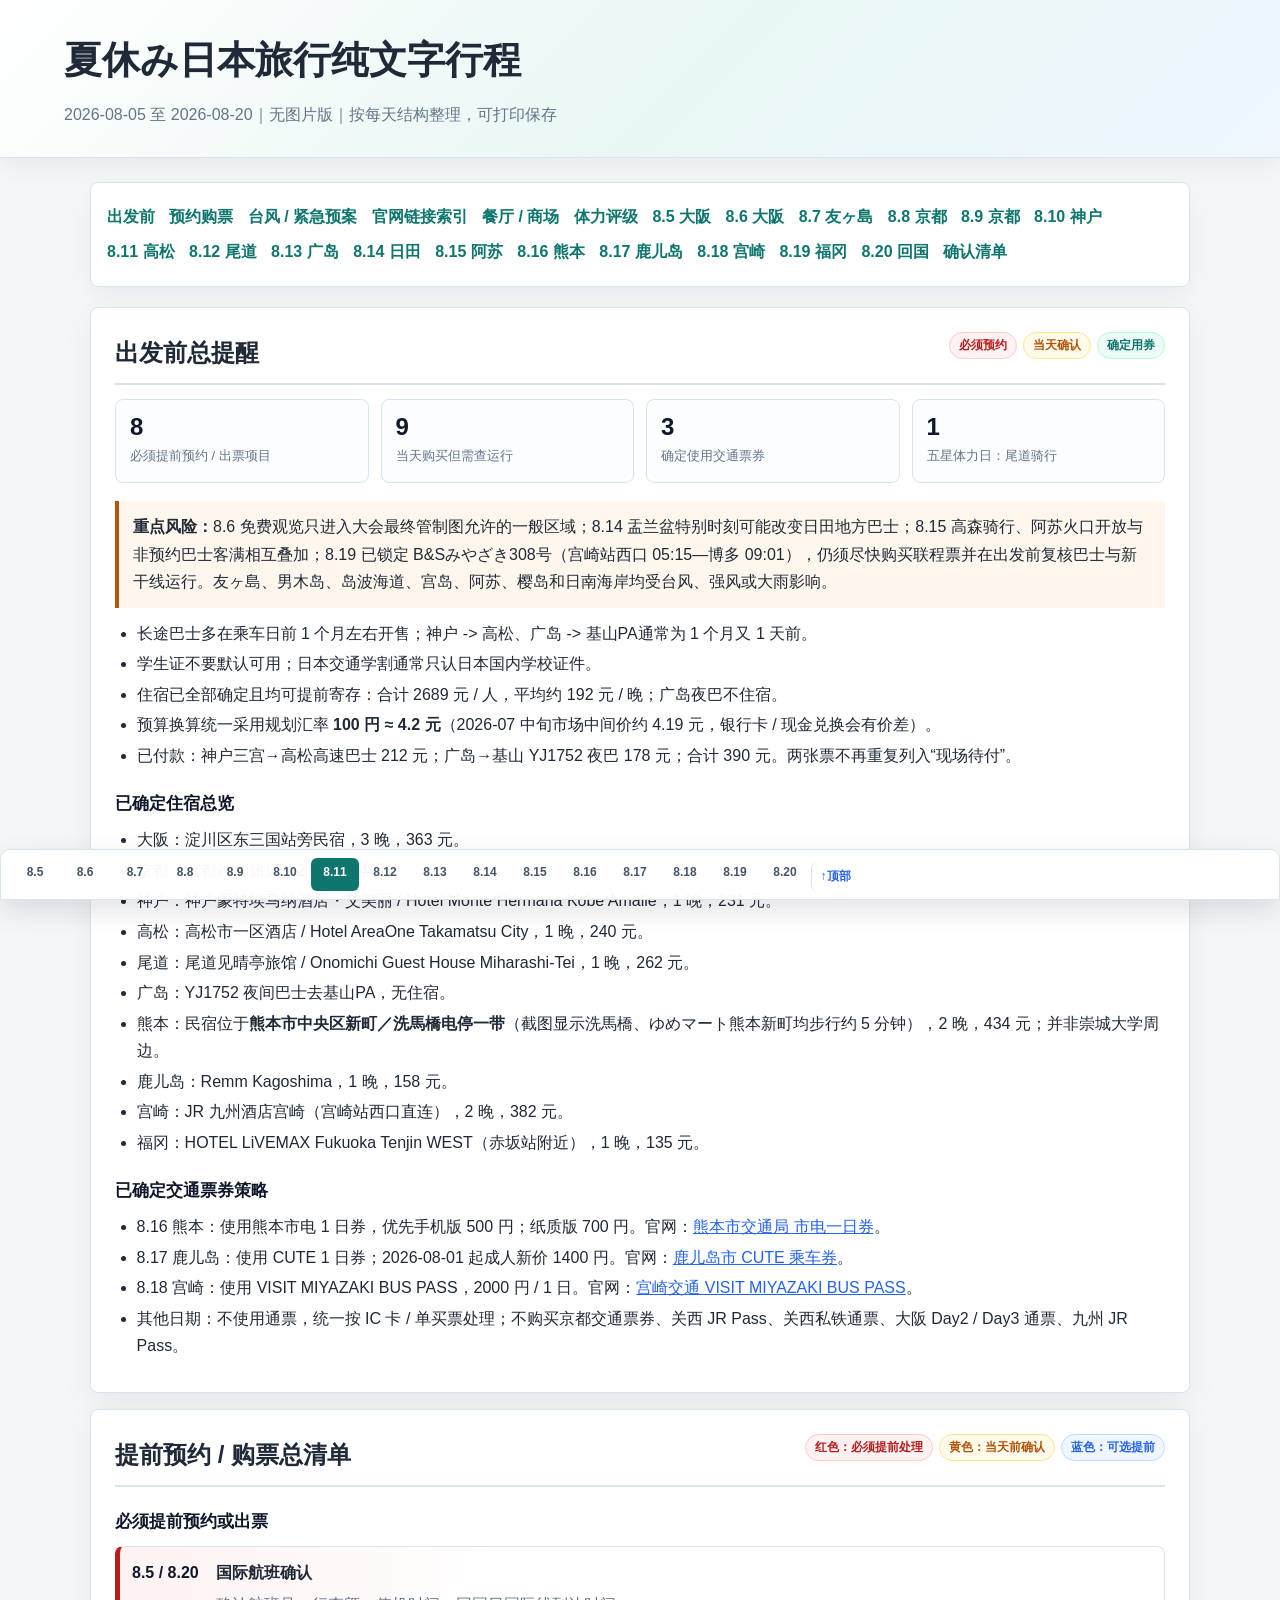
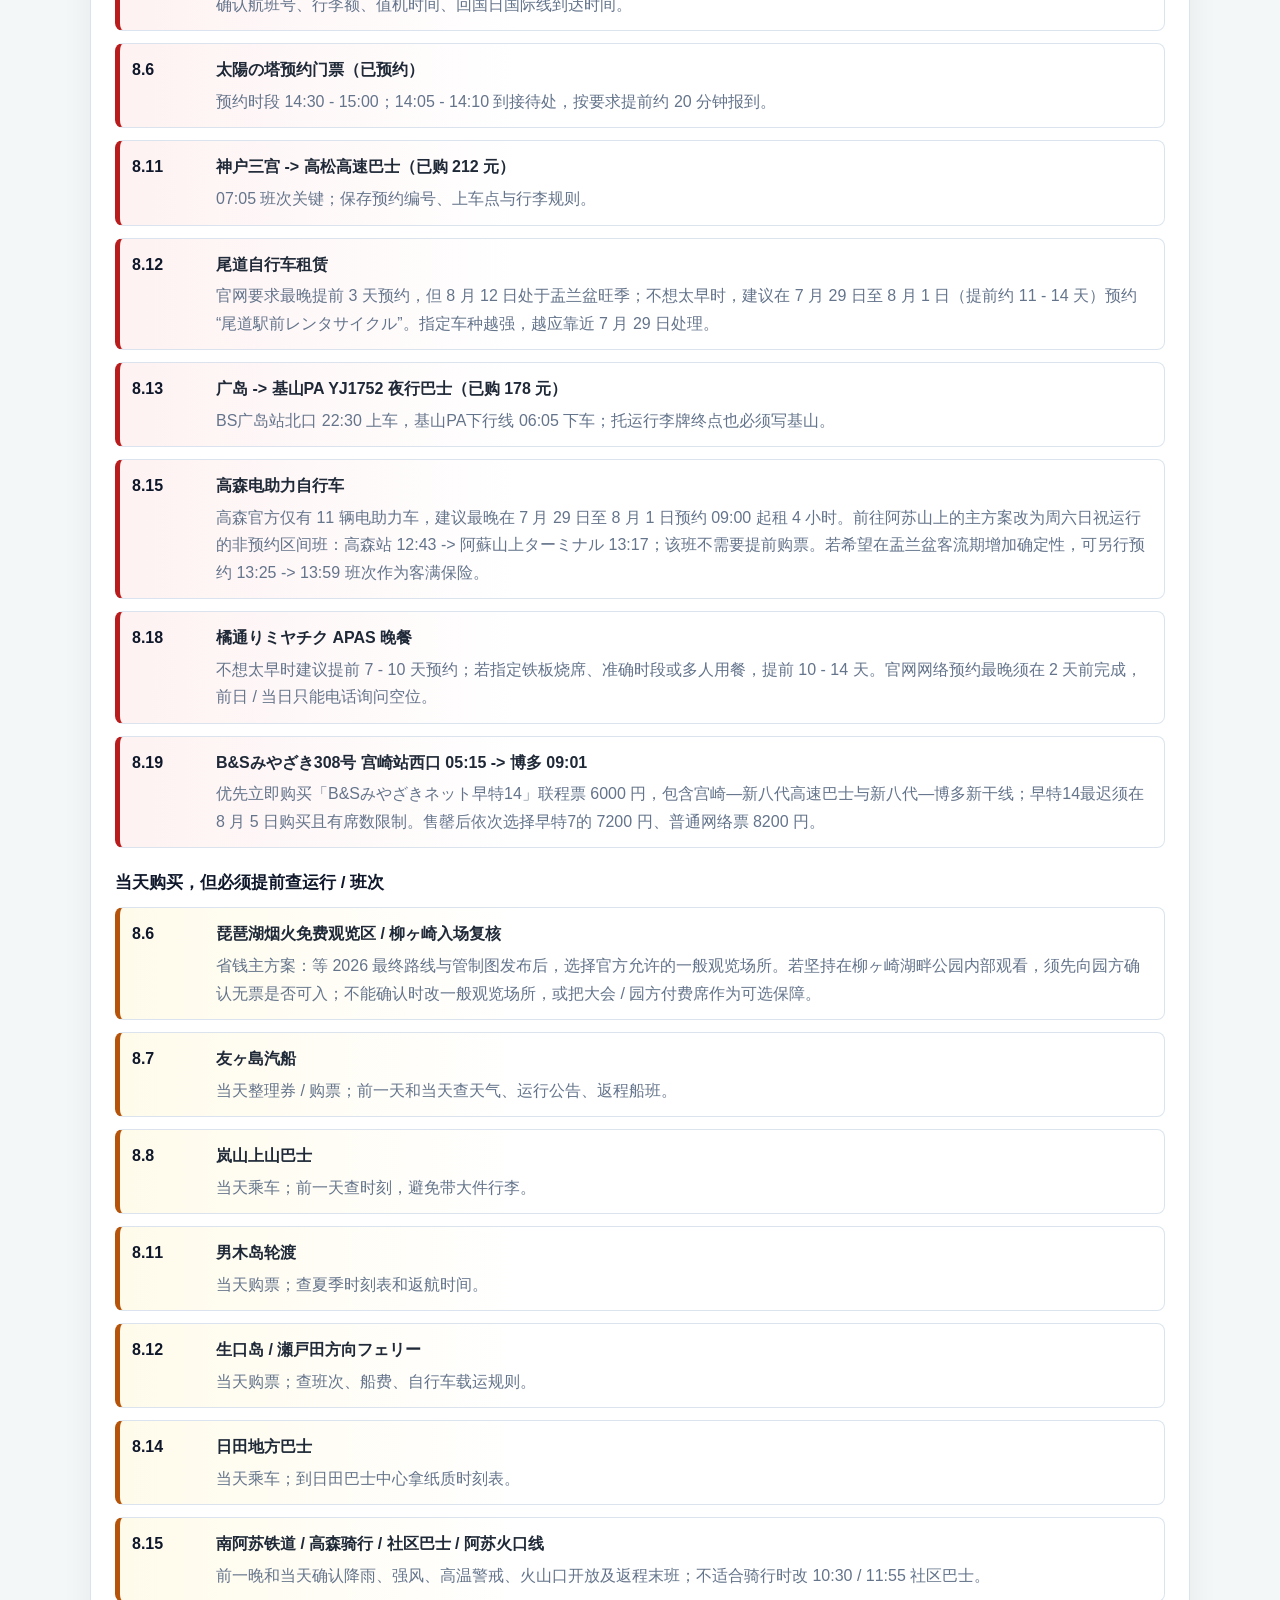
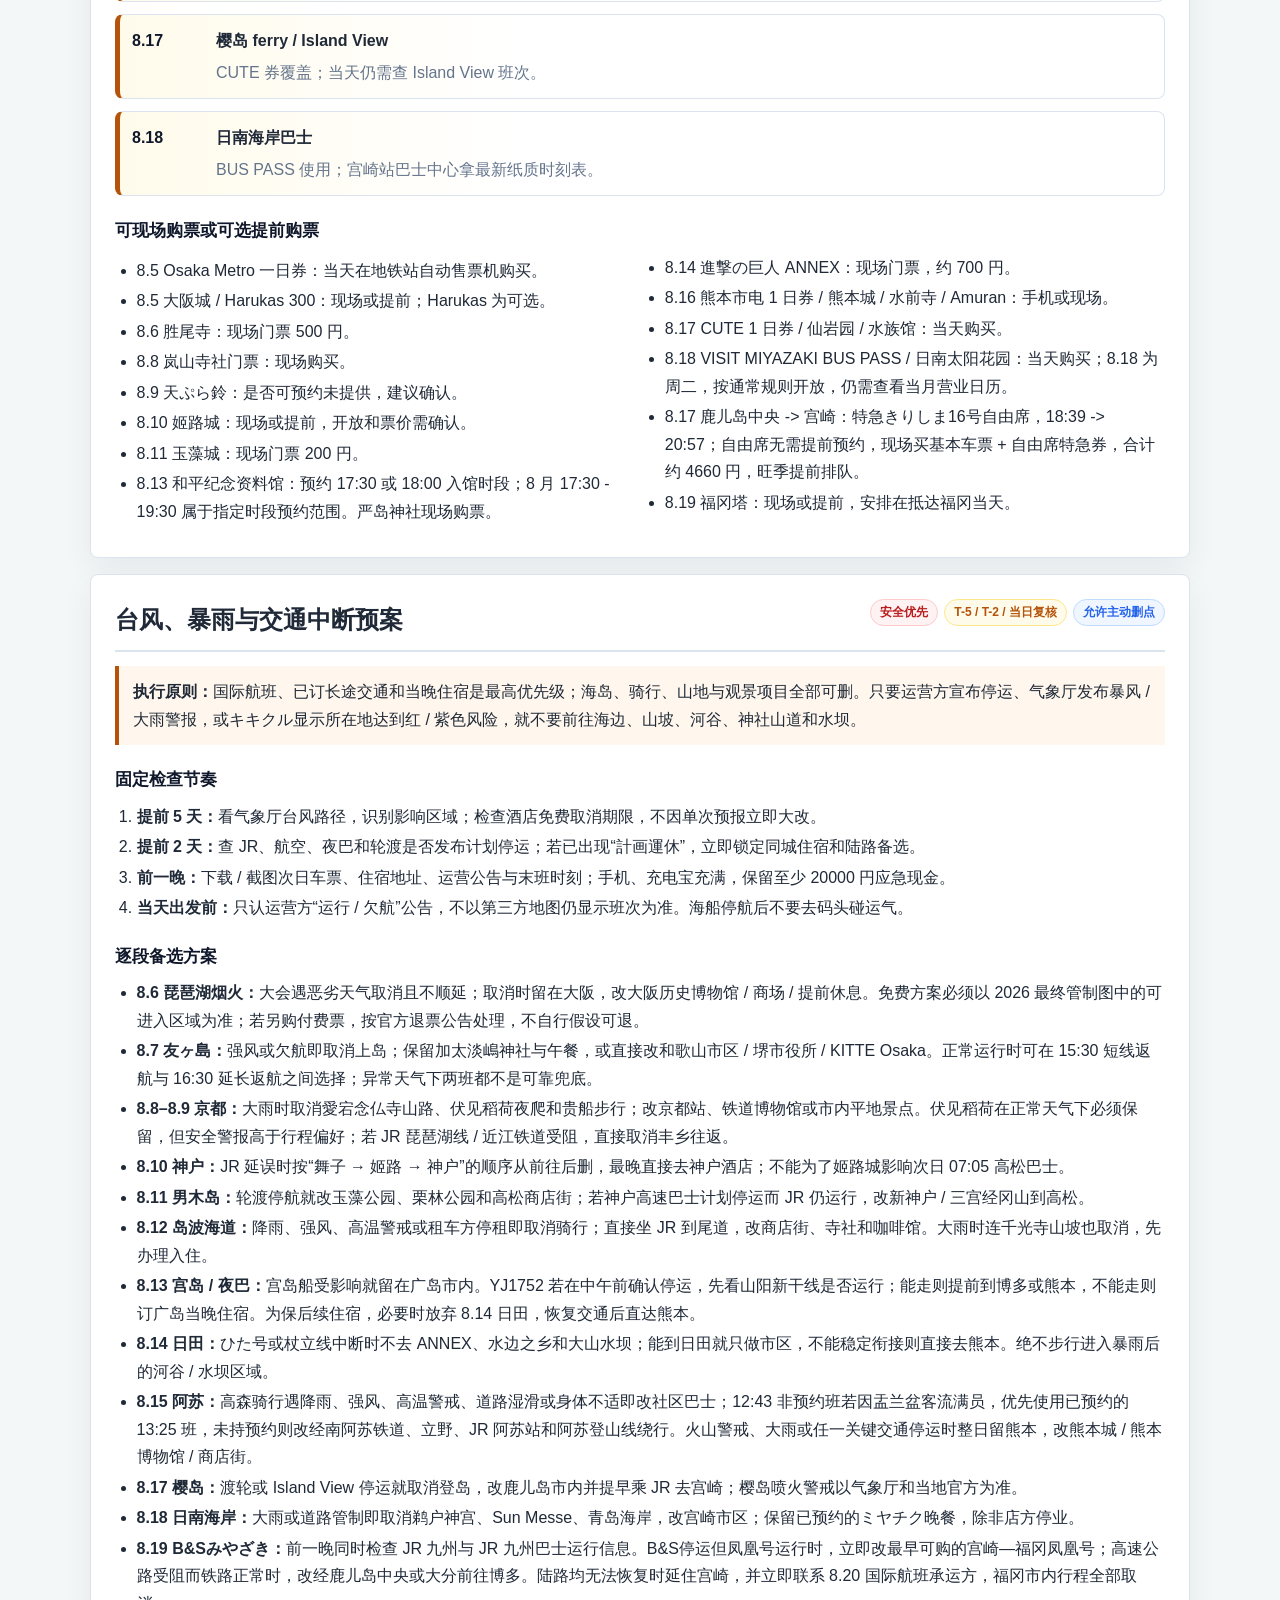
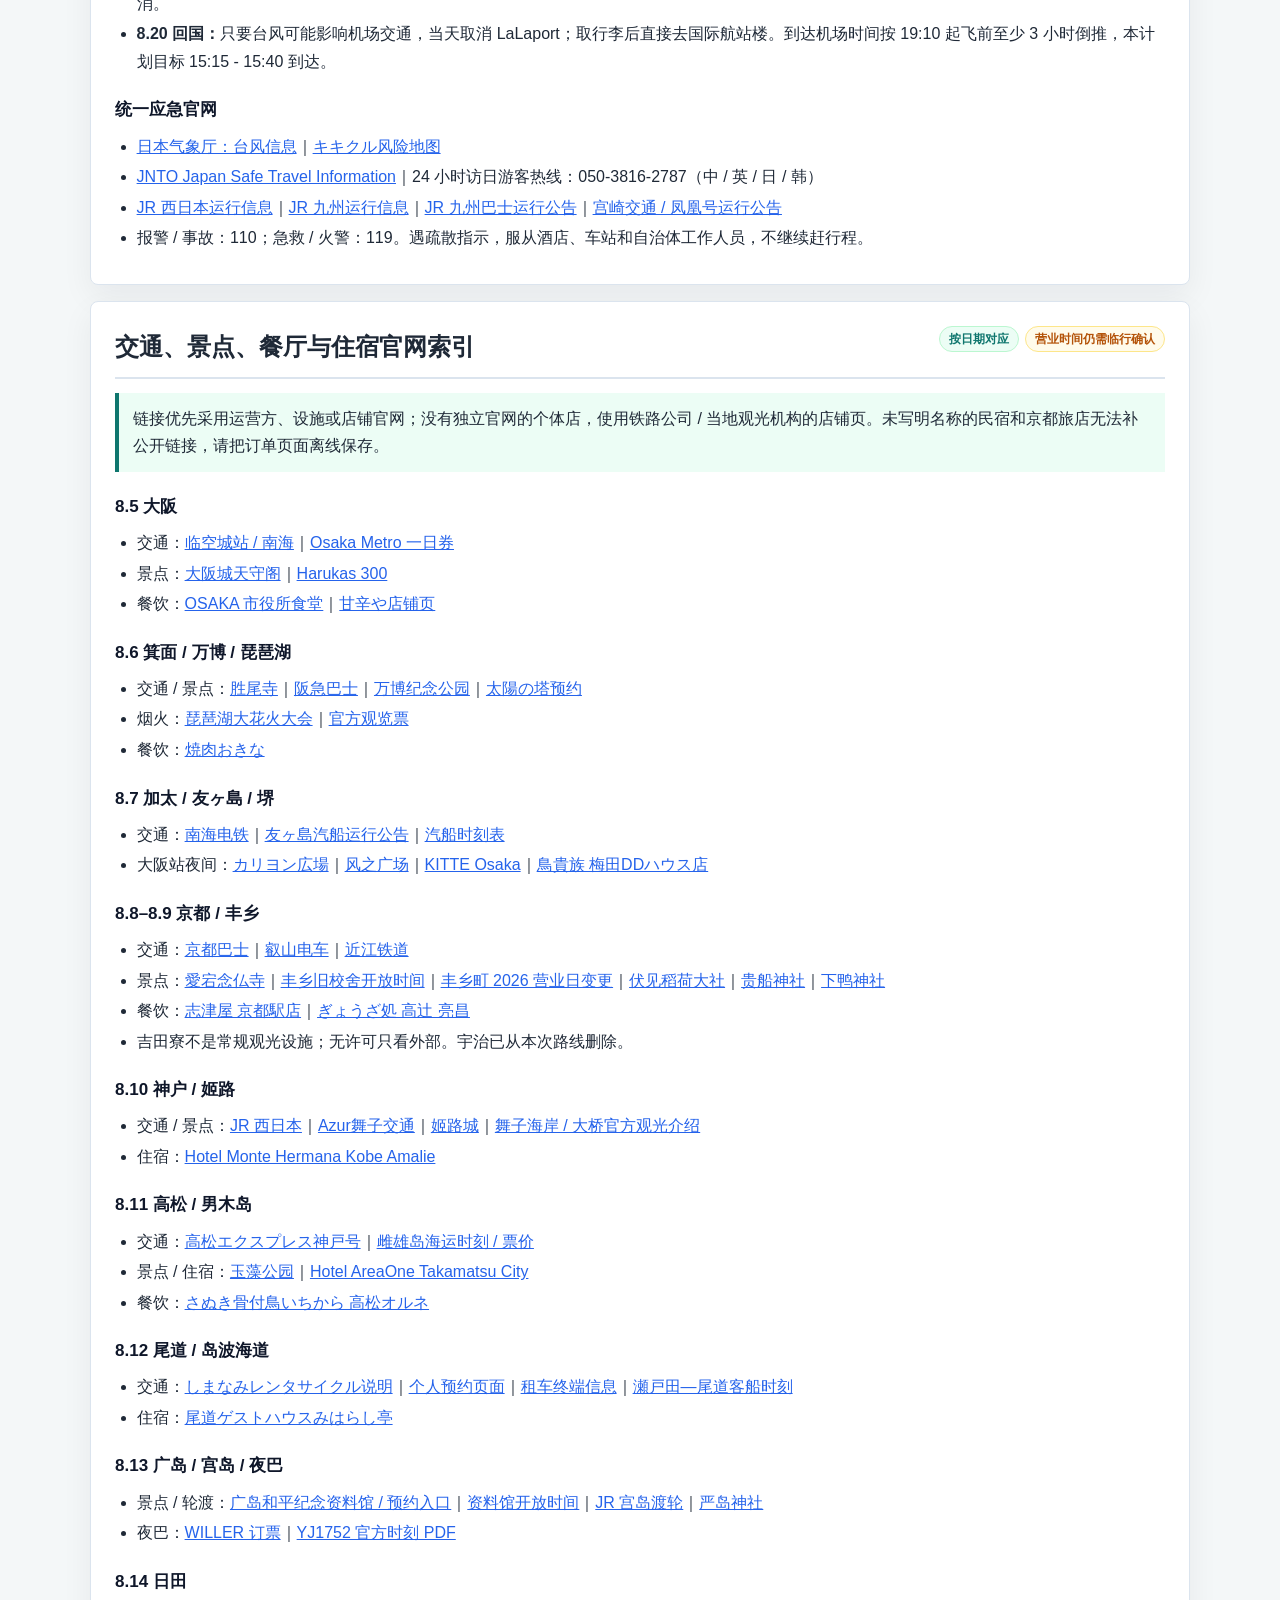
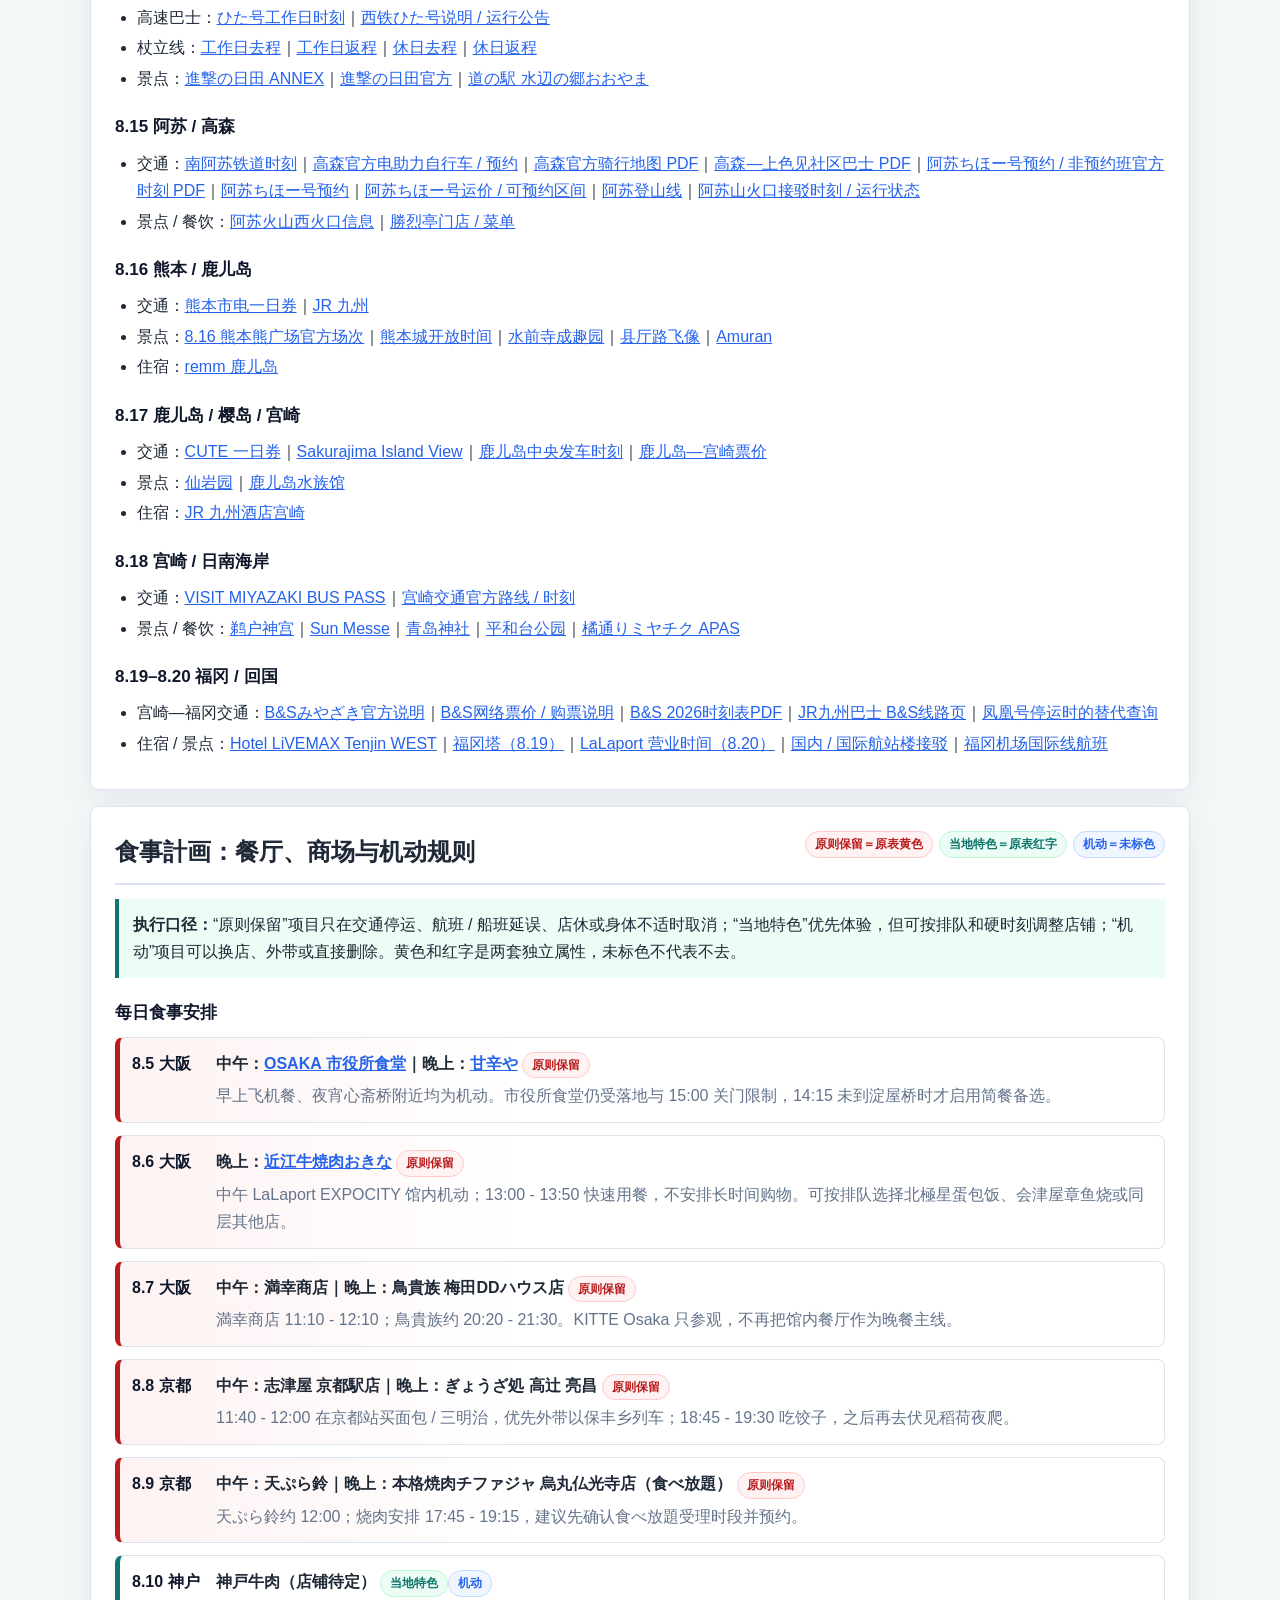
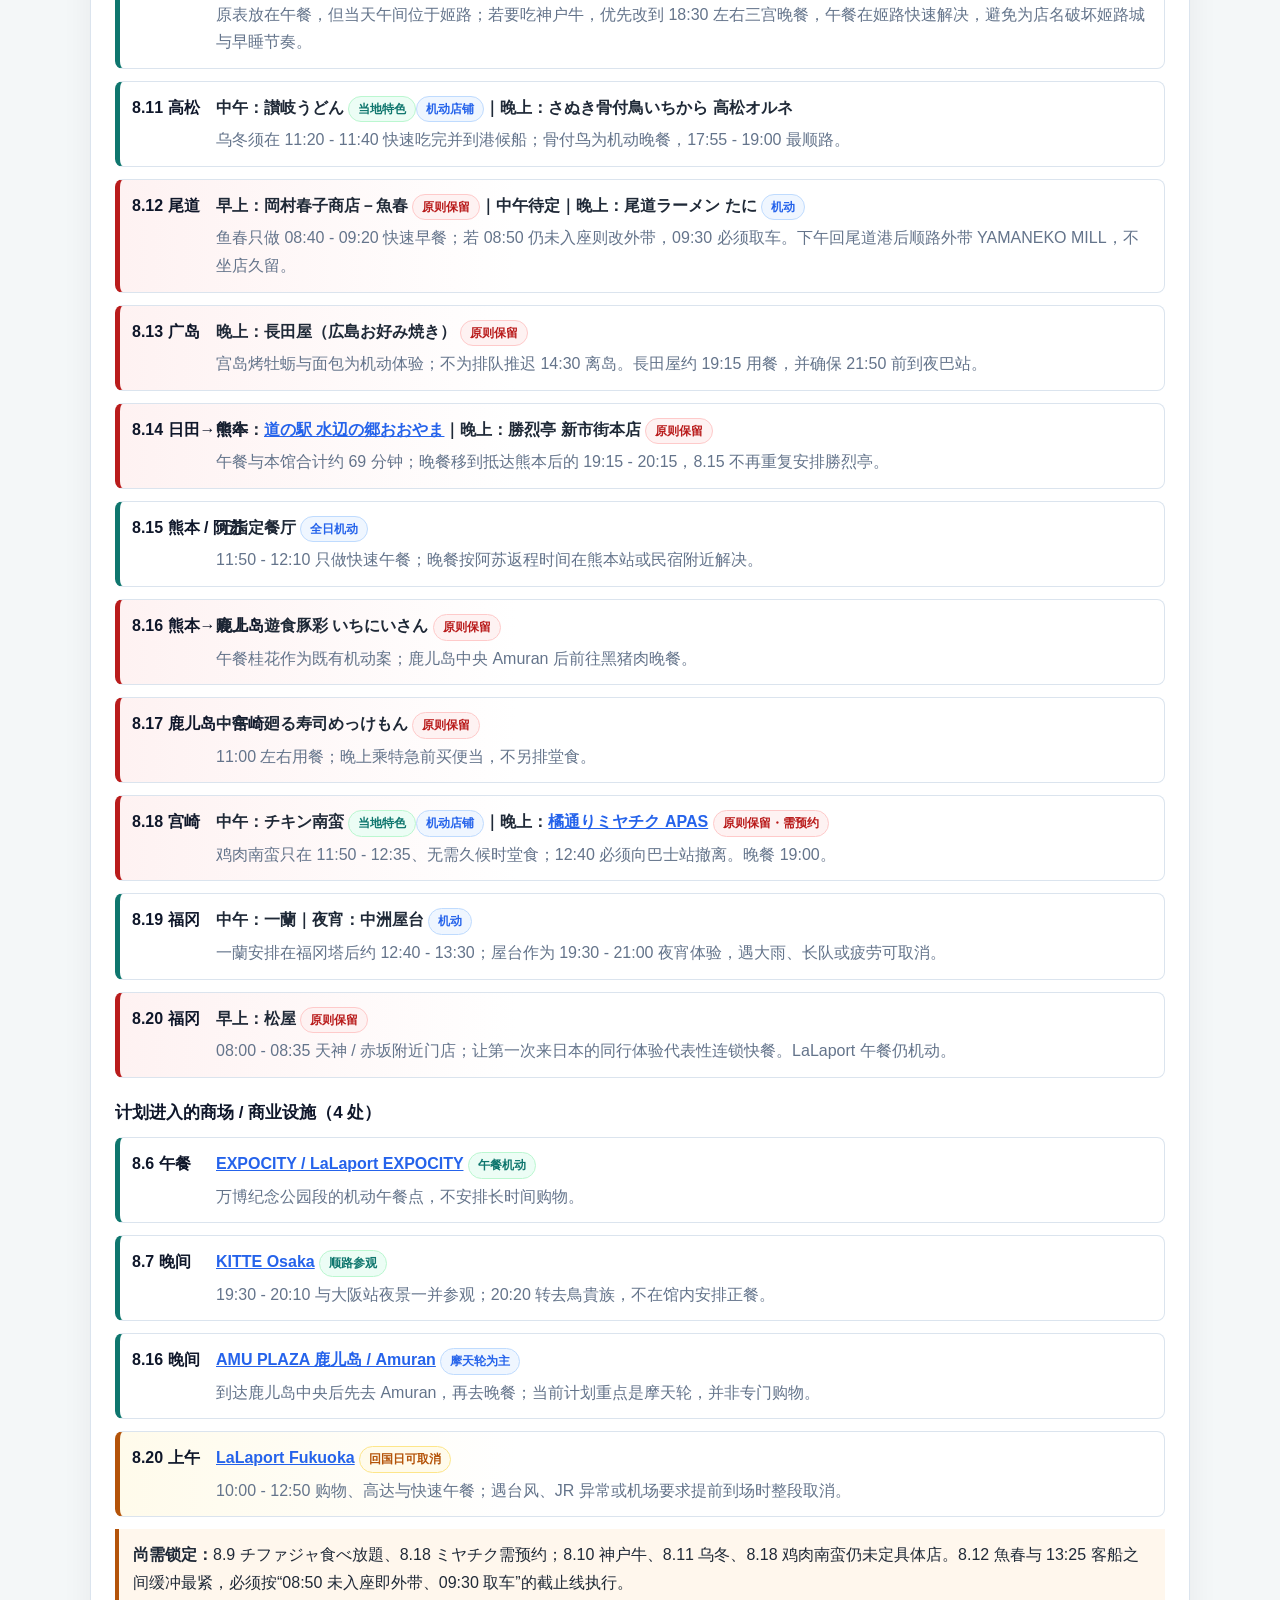
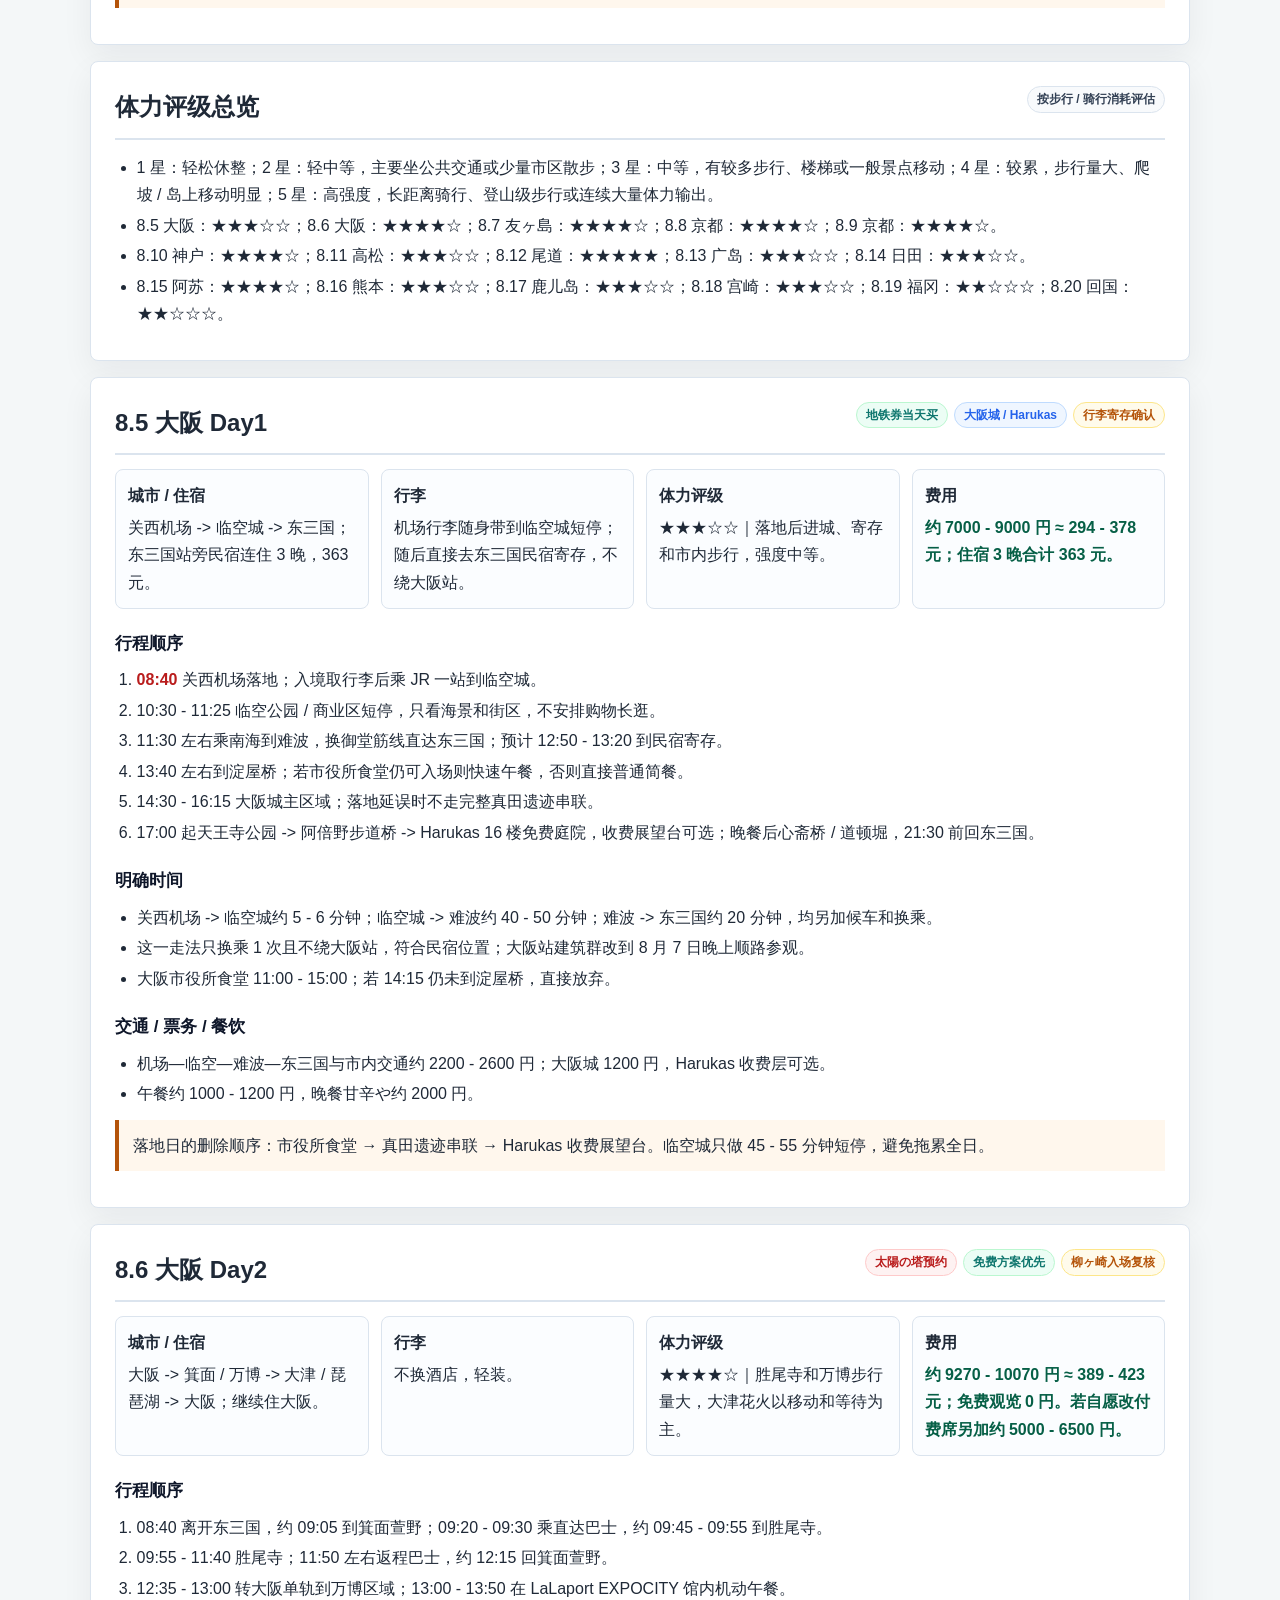
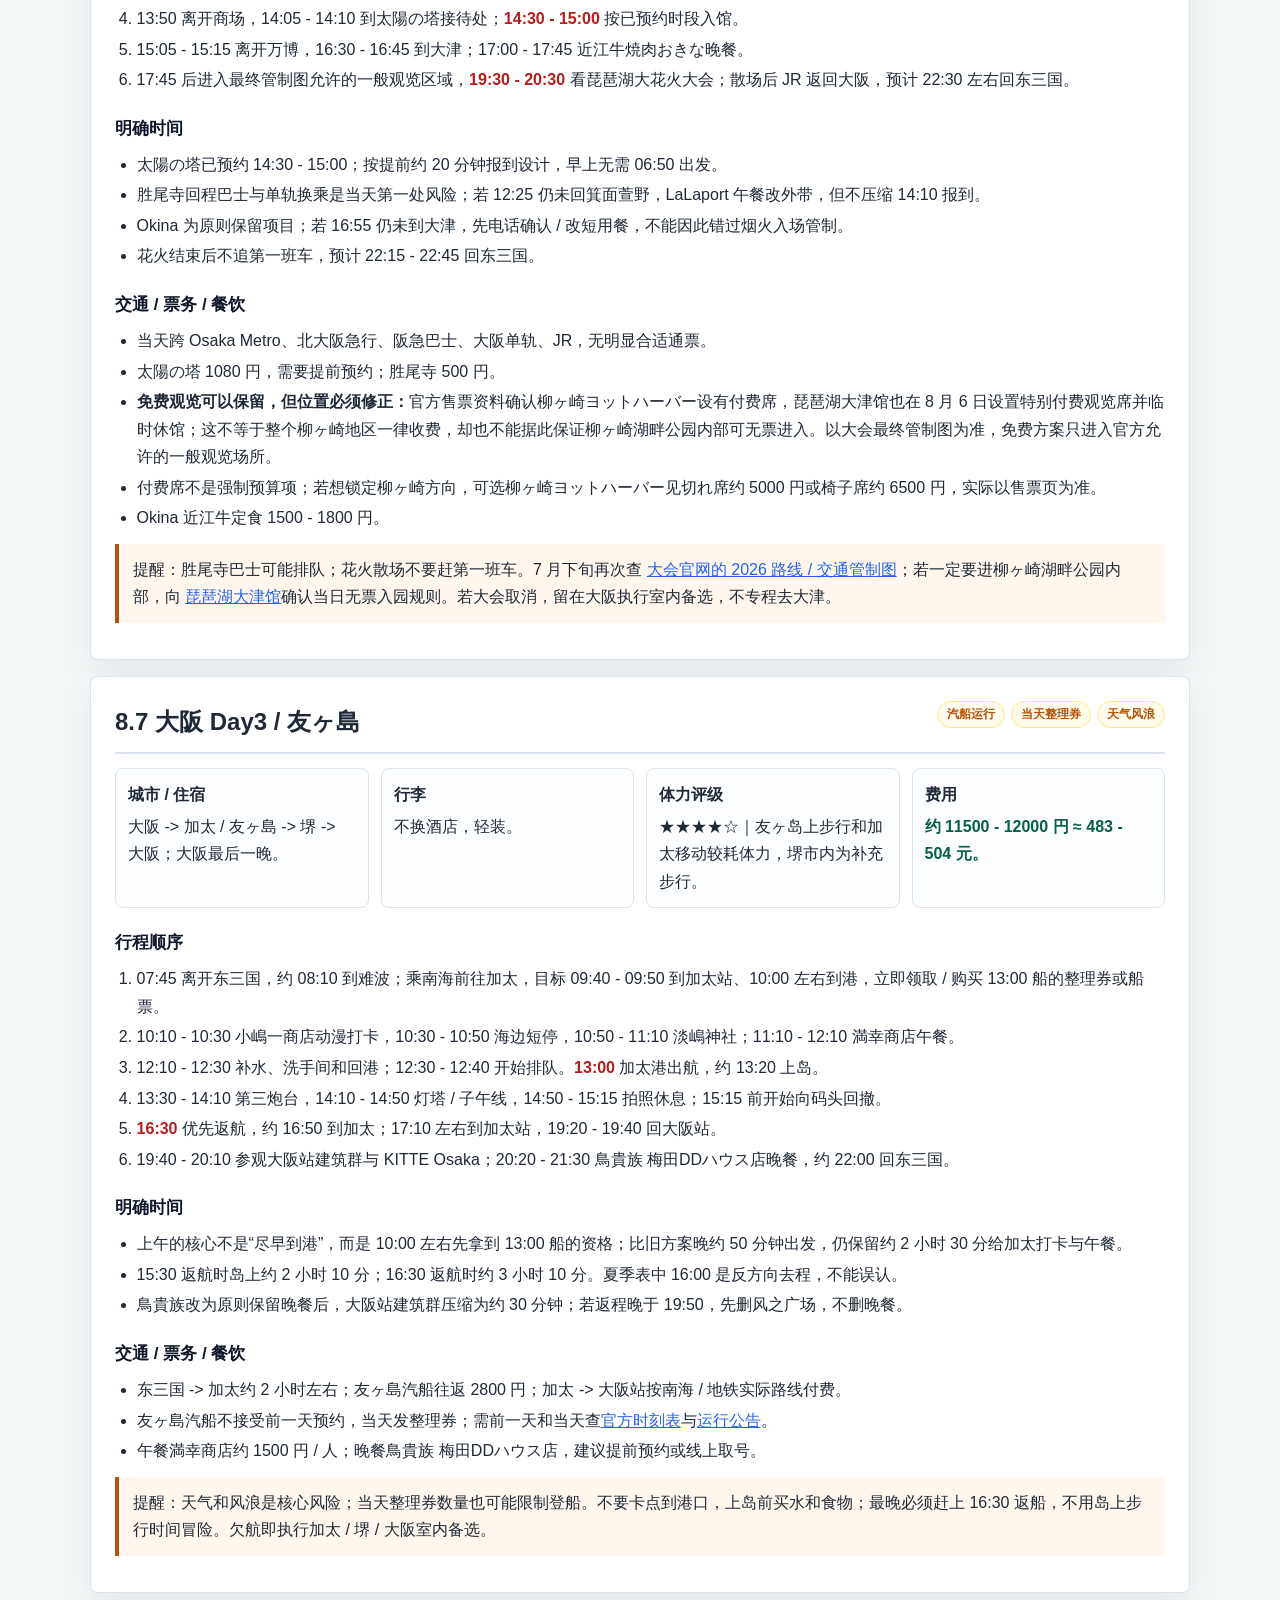
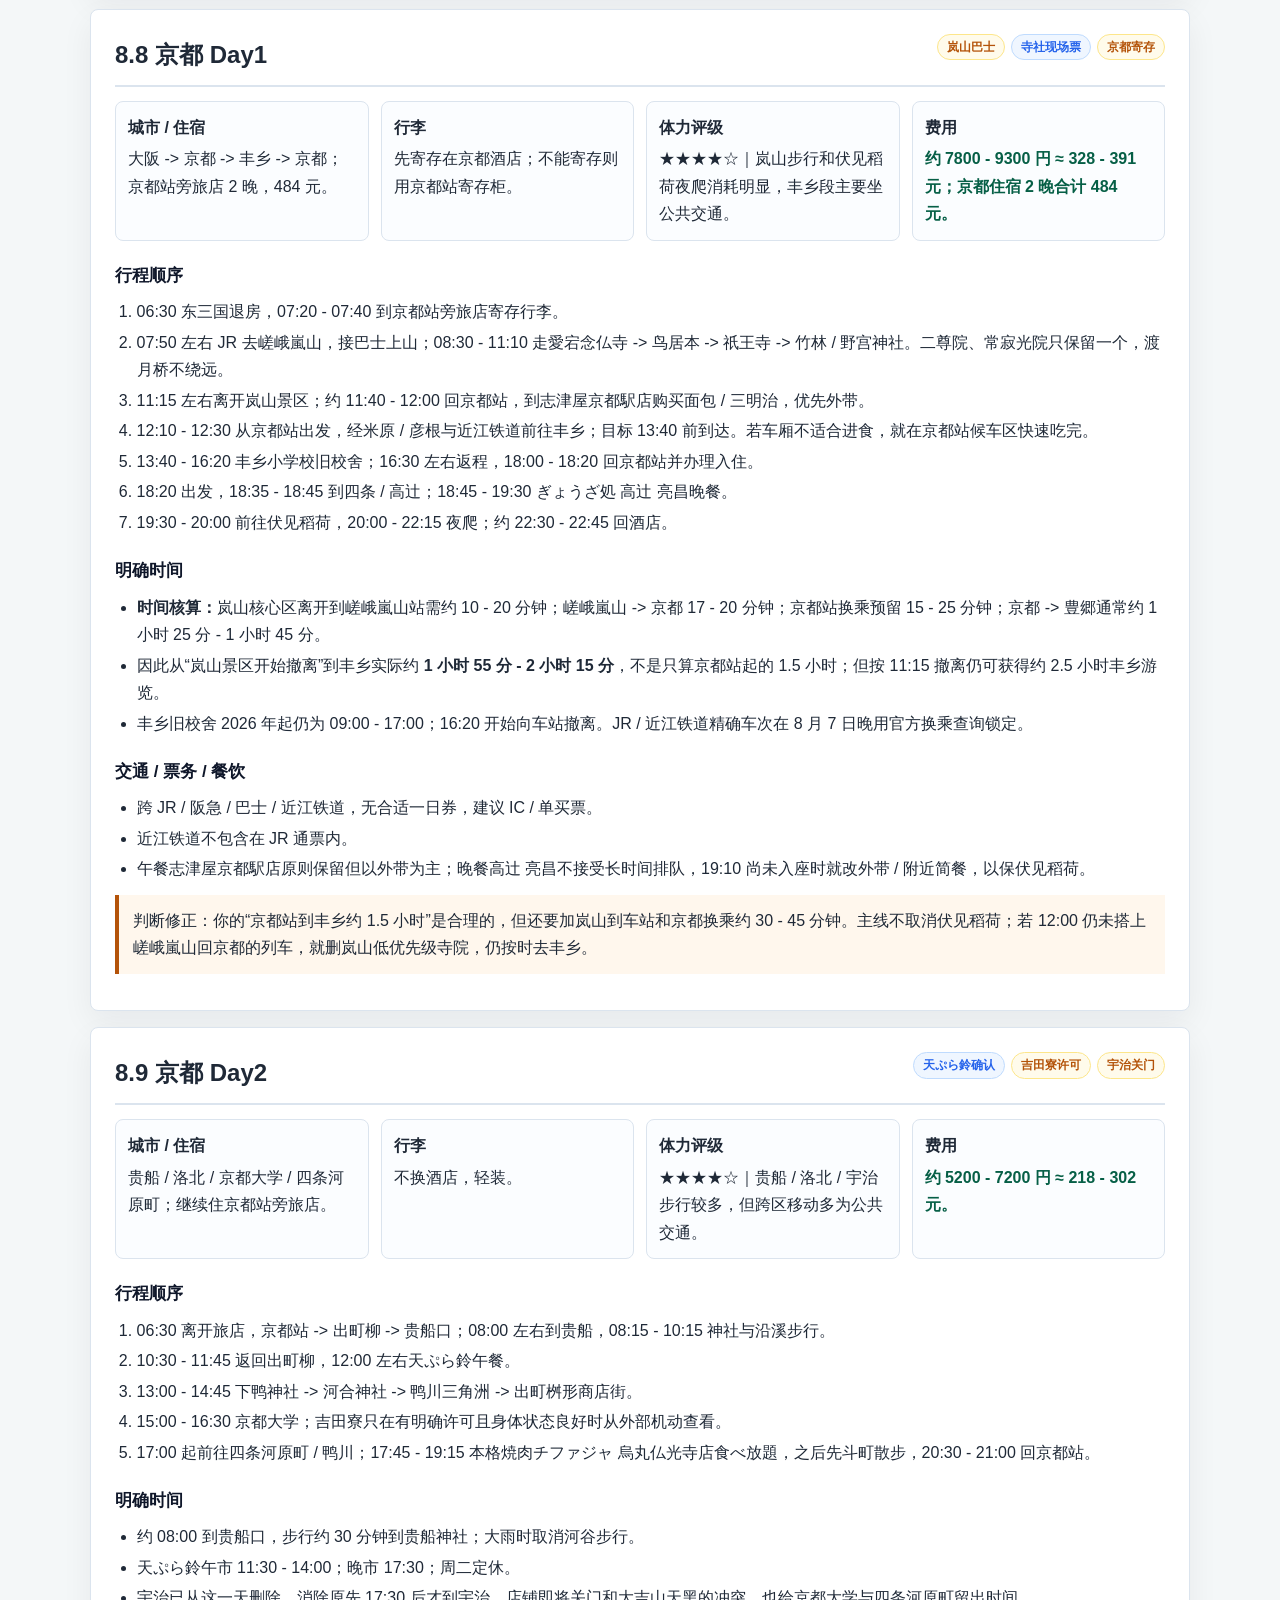
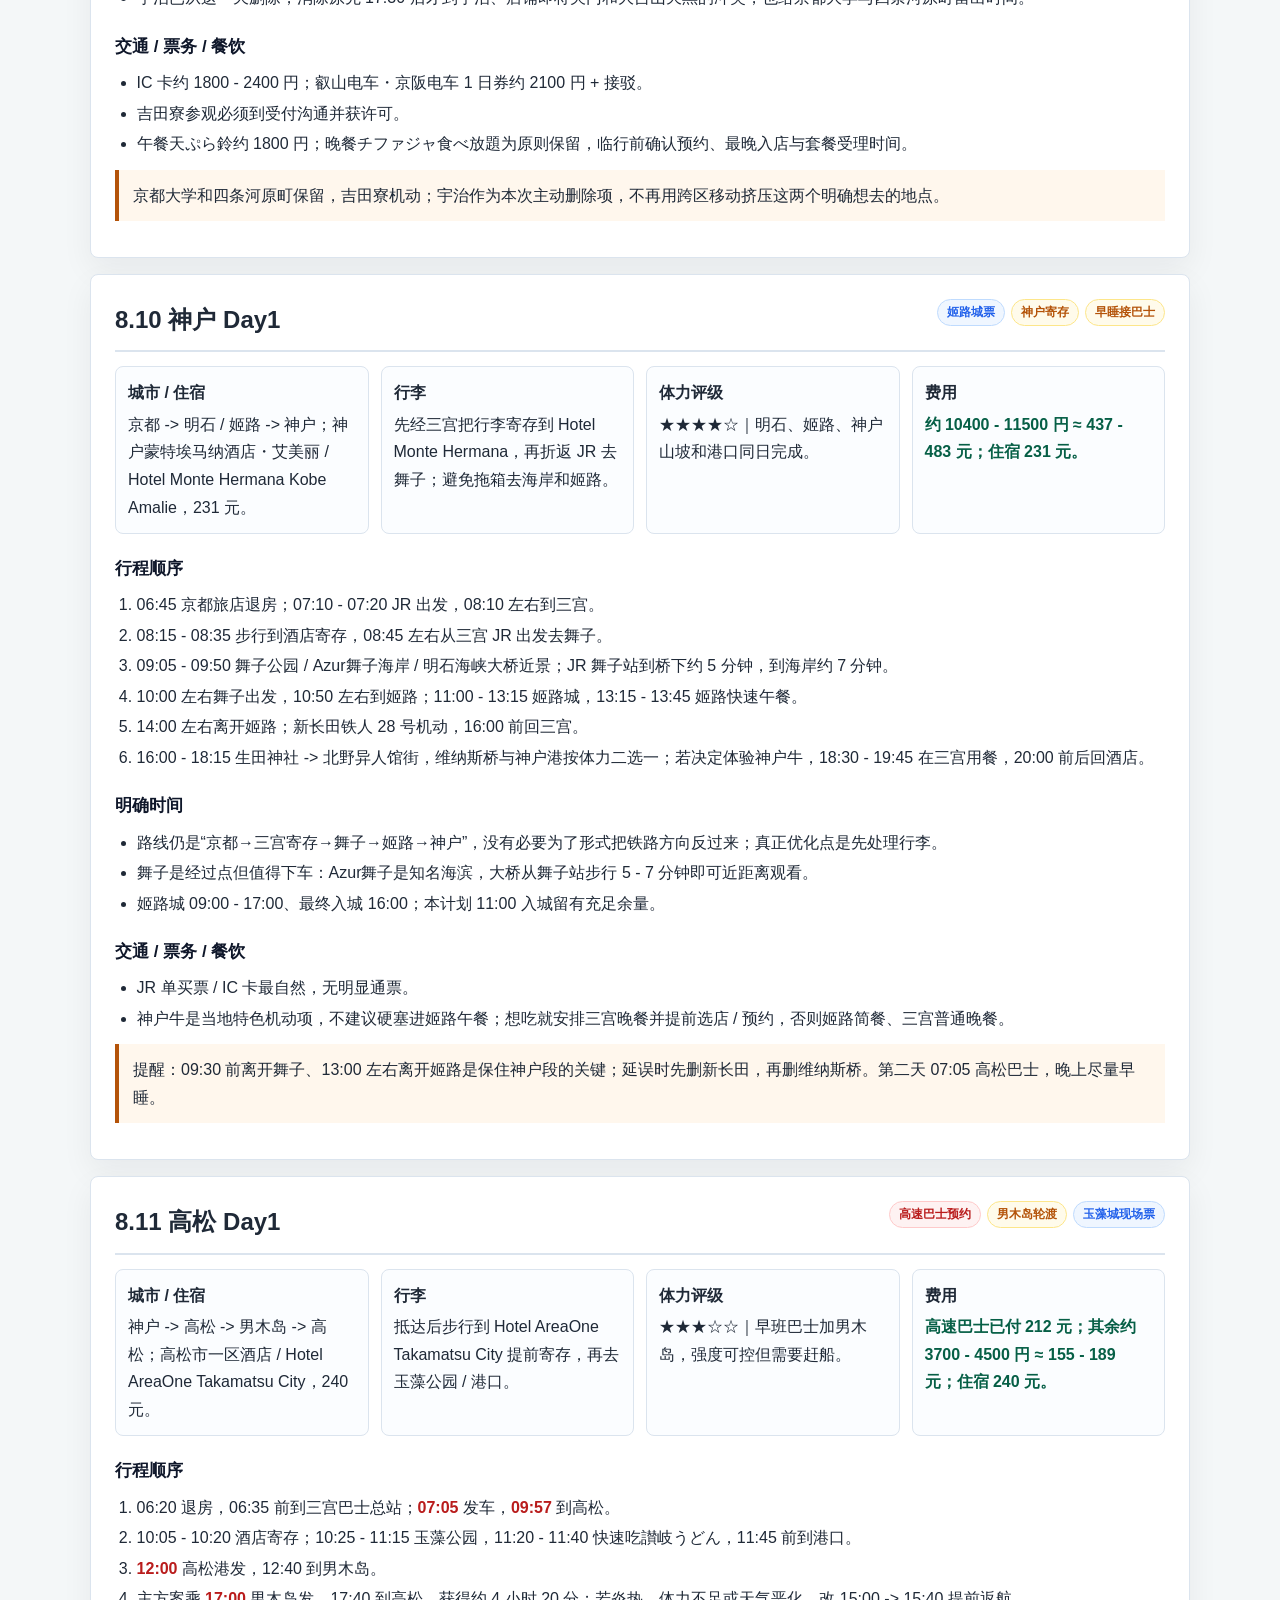
<file: 夏休み_纯文字行程.html>
<!doctype html>
<html lang="zh-CN">
<head>
  <meta charset="utf-8">
  <meta name="viewport" content="width=device-width, initial-scale=1">
  <title>夏休み日本旅行纯文字行程</title>
  <link rel="canonical" href="https://fwu008638-jpg.github.io/Natsu/">
  <meta property="og:url" content="https://fwu008638-jpg.github.io/Natsu/">
  <meta property="og:title" content="夏休み日本旅行纯文字行程">
  <meta name="description" content="2026年夏休み日本旅行纯文字行程，含每日行程、交通、住宿、预约购票和风险清单。">
  <style>
    :root {
      --bg: #f4f7f8;
      --paper: #ffffff;
      --ink: #1f2937;
      --muted: #64748b;
      --line: #dbe4ee;
      --accent: #0f766e;
      --accent-2: #2563eb;
      --danger: #b91c1c;
      --warn: #b45309;
      --soft: #ecfdf5;
      --blue-soft: #eff6ff;
      --red-soft: #fef2f2;
      --amber-soft: #fffbeb;
    }
    * { box-sizing: border-box; }
    body {
      margin: 0;
      font-family: -apple-system, BlinkMacSystemFont, "Segoe UI", "Noto Sans SC", "Microsoft YaHei", sans-serif;
      color: var(--ink);
      background: var(--bg);
      line-height: 1.72;
    }
    header {
      background: linear-gradient(135deg, #ffffff 0%, #e8f7f4 54%, #eff6ff 100%);
      border-bottom: 1px solid var(--line);
      padding: 28px min(6vw, 64px);
      position: sticky;
      top: 0;
      z-index: 2;
      box-shadow: 0 8px 24px rgba(15, 23, 42, 0.06);
    }
    h1 { margin: 0 0 8px; font-size: clamp(24px, 3vw, 38px); }
    .subtitle { margin: 0; color: var(--muted); }
    main {
      width: min(1100px, calc(100% - 32px));
      margin: 24px auto 64px;
    }
    nav {
      background: var(--paper);
      border: 1px solid var(--line);
      border-radius: 8px;
      padding: 16px;
      margin-bottom: 20px;
      box-shadow: 0 10px 28px rgba(15, 23, 42, 0.05);
    }
    nav a {
      display: inline-block;
      margin: 4px 10px 4px 0;
      color: var(--accent);
      text-decoration: none;
      font-weight: 600;
    }
    section {
      background: var(--paper);
      border: 1px solid var(--line);
      border-radius: 8px;
      padding: 24px;
      margin: 16px 0;
      box-shadow: 0 12px 32px rgba(15, 23, 42, 0.06);
      scroll-margin-top: 142px;
    }
    h2 {
      margin: 0 0 14px;
      padding-bottom: 8px;
      border-bottom: 2px solid var(--line);
      font-size: 24px;
    }
    .section-head {
      display: flex;
      align-items: flex-start;
      justify-content: space-between;
      gap: 12px;
      border-bottom: 2px solid var(--line);
      padding-bottom: 10px;
      margin-bottom: 14px;
    }
    .section-head h2 {
      border-bottom: 0;
      padding-bottom: 0;
      margin-bottom: 0;
    }
    .tags {
      display: flex;
      flex-wrap: wrap;
      gap: 6px;
      justify-content: flex-end;
    }
    .tag {
      display: inline-flex;
      align-items: center;
      min-height: 24px;
      border-radius: 999px;
      padding: 2px 9px;
      font-size: 12px;
      font-weight: 750;
      border: 1px solid var(--line);
      color: #334155;
      background: #f8fafc;
      white-space: nowrap;
    }
    .tag.must { color: var(--danger); background: var(--red-soft); border-color: #fecaca; }
    .tag.check { color: var(--warn); background: var(--amber-soft); border-color: #fde68a; }
    .tag.buy { color: var(--accent); background: var(--soft); border-color: #bbf7d0; }
    .tag.optional { color: var(--accent-2); background: var(--blue-soft); border-color: #bfdbfe; }
    h3 { margin: 20px 0 8px; font-size: 17px; color: #0f172a; }
    ul, ol { padding-left: 1.35em; margin: 8px 0; }
    li { margin: 3px 0; }
    .notice {
      background: var(--soft);
      border-left: 4px solid var(--accent);
      padding: 12px 14px;
      margin: 12px 0;
    }
    .warn {
      background: #fff7ed;
      border-left-color: var(--warn);
    }
    .grid {
      display: grid;
      grid-template-columns: repeat(auto-fit, minmax(240px, 1fr));
      gap: 12px;
    }
    .box {
      border: 1px solid var(--line);
      border-radius: 8px;
      padding: 12px;
      background: #fbfdff;
    }
    .box strong { display: block; margin-bottom: 4px; }
    .stats {
      display: grid;
      grid-template-columns: repeat(auto-fit, minmax(150px, 1fr));
      gap: 12px;
      margin: 14px 0 18px;
    }
    .stat {
      border: 1px solid var(--line);
      border-radius: 8px;
      padding: 14px;
      background: #fbfdff;
    }
    .stat strong {
      display: block;
      font-size: 24px;
      line-height: 1.1;
      color: #0f172a;
    }
    .stat span { color: var(--muted); font-size: 13px; }
    .booking-board {
      display: grid;
      gap: 12px;
      margin-top: 10px;
    }
    .booking-item {
      display: grid;
      grid-template-columns: 72px 1fr;
      gap: 12px;
      border: 1px solid var(--line);
      border-left: 5px solid var(--accent);
      border-radius: 8px;
      padding: 12px;
      background: #fff;
    }
    .booking-item.must { border-left-color: var(--danger); background: linear-gradient(90deg, var(--red-soft), #fff 38%); }
    .booking-item.check { border-left-color: var(--warn); background: linear-gradient(90deg, var(--amber-soft), #fff 38%); }
    .booking-date {
      color: #0f172a;
      font-weight: 800;
      white-space: nowrap;
    }
    .booking-item p { margin: 4px 0 0; color: var(--muted); }
    .compact-list {
      columns: 2;
      column-gap: 28px;
    }
    .compact-list li { break-inside: avoid; }
    .money { color: #065f46; font-weight: 700; }
    .risk { color: var(--warn); font-weight: 700; }
    .fixed-time { color: var(--danger); font-weight: 800; }
    .day-dock {
      position: fixed;
      right: 12px;
      top: 148px;
      width: 76px;
      max-height: calc(100vh - 168px);
      overflow: auto;
      z-index: 3;
      padding: 8px;
      border: 1px solid var(--line);
      border-radius: 10px;
      background: rgba(255,255,255,.96);
      box-shadow: 0 10px 28px rgba(15,23,42,.12);
    }
    .day-dock a {
      display: block;
      padding: 4px 6px;
      margin: 2px 0;
      border-radius: 6px;
      color: #475569;
      text-decoration: none;
      text-align: center;
      font-size: 12px;
      font-weight: 750;
    }
    .day-dock a.active { color: #fff; background: var(--accent); }
    .day-dock .top-link { color: var(--accent-2); border-top: 1px solid var(--line); margin-top: 6px; }
    a { color: var(--accent-2); }
    @media (max-width: 1280px) {
      .day-dock {
        inset: auto 0 0 0;
        width: auto;
        max-height: none;
        display: flex;
        gap: 2px;
        overflow-x: auto;
        padding: 6px 10px;
        border-radius: 10px 10px 0 0;
      }
      .day-dock a { min-width: 48px; }
      .day-dock .top-link { border-top: 0; border-left: 1px solid var(--line); }
      body { padding-bottom: 52px; }
    }
    @media (max-width: 700px) {
      header { position: static; }
      section { scroll-margin-top: 12px; }
      .section-head { display: block; }
      .tags { justify-content: flex-start; margin-top: 8px; }
      .booking-item { grid-template-columns: 1fr; }
      .compact-list { columns: 1; }
    }
    @media print {
      header { position: static; }
      body { background: white; }
      main { width: auto; margin: 0; }
      nav { display: none; }
      section { break-inside: avoid; border-color: #aaa; box-shadow: none; }
      .tag { border-color: #aaa; }
    }
  </style>
</head>
<body>
  <header>
    <h1>夏休み日本旅行纯文字行程</h1>
    <p class="subtitle">2026-08-05 至 2026-08-20｜无图片版｜按每天结构整理，可打印保存</p>
  </header>
  <main>
    <nav aria-label="快速导航">
      <a href="#prep">出发前</a>
      <a href="#booking">预约购票</a>
      <a href="#emergency">台风 / 紧急预案</a>
      <a href="#official-links">官网链接索引</a>
      <a href="#food-shopping">餐厅 / 商场</a>
      <a href="#fitness">体力评级</a>
      <a href="#d0805">8.5 大阪</a>
      <a href="#d0806">8.6 大阪</a>
      <a href="#d0807">8.7 友ヶ島</a>
      <a href="#d0808">8.8 京都</a>
      <a href="#d0809">8.9 京都</a>
      <a href="#d0810">8.10 神户</a>
      <a href="#d0811">8.11 高松</a>
      <a href="#d0812">8.12 尾道</a>
      <a href="#d0813">8.13 广岛</a>
      <a href="#d0814">8.14 日田</a>
      <a href="#d0815">8.15 阿苏</a>
      <a href="#d0816">8.16 熊本</a>
      <a href="#d0817">8.17 鹿儿岛</a>
      <a href="#d0818">8.18 宫崎</a>
      <a href="#d0819">8.19 福冈</a>
      <a href="#d0820">8.20 回国</a>
      <a href="#risks">确认清单</a>
    </nav>
    <aside class="day-dock" aria-label="每日行程定位">
      <a href="#d0805">8.5</a><a href="#d0806">8.6</a><a href="#d0807">8.7</a><a href="#d0808">8.8</a>
      <a href="#d0809">8.9</a><a href="#d0810">8.10</a><a href="#d0811">8.11</a><a href="#d0812">8.12</a>
      <a href="#d0813">8.13</a><a href="#d0814">8.14</a><a href="#d0815">8.15</a><a href="#d0816">8.16</a>
      <a href="#d0817">8.17</a><a href="#d0818">8.18</a><a href="#d0819">8.19</a><a href="#d0820">8.20</a>
      <a class="top-link" href="#prep">↑顶部</a>
    </aside>

    <section id="prep">
      <div class="section-head">
        <h2>出发前总提醒</h2>
        <div class="tags"><span class="tag must">必须预约</span><span class="tag check">当天确认</span><span class="tag buy">确定用券</span></div>
      </div>
      <div class="stats">
        <div class="stat"><strong>8</strong><span>必须提前预约 / 出票项目</span></div>
        <div class="stat"><strong>9</strong><span>当天购买但需查运行</span></div>
        <div class="stat"><strong>3</strong><span>确定使用交通票券</span></div>
        <div class="stat"><strong>1</strong><span>五星体力日：尾道骑行</span></div>
      </div>
      <div class="notice warn"><strong>重点风险：</strong>8.6 免费观览只进入大会最终管制图允许的一般区域；8.14 盂兰盆特别时刻可能改变日田地方巴士；8.15 高森骑行、阿苏火口开放与非预约巴士客满相互叠加；8.19 已锁定 B&amp;Sみやざき308号（宫崎站西口 05:15—博多 09:01），仍须尽快购买联程票并在出发前复核巴士与新干线运行。友ヶ島、男木岛、岛波海道、宫岛、阿苏、樱岛和日南海岸均受台风、强风或大雨影响。</div>
      <ul>
        <li>长途巴士多在乘车日前 1 个月左右开售；神户 -> 高松、广岛 -> 基山PA通常为 1 个月又 1 天前。</li>
        <li>学生证不要默认可用；日本交通学割通常只认日本国内学校证件。</li>
        <li>住宿已全部确定且均可提前寄存：合计 2689 元 / 人，平均约 192 元 / 晚；广岛夜巴不住宿。</li>
        <li>预算换算统一采用规划汇率 <strong>100 円 ≈ 4.2 元</strong>（2026-07 中旬市场中间价约 4.19 元，银行卡 / 现金兑换会有价差）。</li>
        <li>已付款：神户三宫→高松高速巴士 212 元；广岛→基山 YJ1752 夜巴 178 元；合计 390 元。两张票不再重复列入“现场待付”。</li>
      </ul>
      <h3>已确定住宿总览</h3>
      <ul>
        <li>大阪：淀川区东三国站旁民宿，3 晚，363 元。</li>
        <li>京都：京都站旁旅店，2 晚，484 元。</li>
        <li>神户：神户蒙特埃马纳酒店・艾美丽 / Hotel Monte Hermana Kobe Amalie，1 晚，231 元。</li>
        <li>高松：高松市一区酒店 / Hotel AreaOne Takamatsu City，1 晚，240 元。</li>
        <li>尾道：尾道见晴亭旅馆 / Onomichi Guest House Miharashi-Tei，1 晚，262 元。</li>
        <li>广岛：YJ1752 夜间巴士去基山PA，无住宿。</li>
        <li>熊本：民宿位于<strong>熊本市中央区新町／洗馬橋电停一带</strong>（截图显示洗馬橋、ゆめマート熊本新町均步行约 5 分钟），2 晚，434 元；并非崇城大学周边。</li>
        <li>鹿儿岛：Remm Kagoshima，1 晚，158 元。</li>
        <li>宫崎：JR 九州酒店宫崎（宫崎站西口直连），2 晚，382 元。</li>
        <li>福冈：HOTEL LiVEMAX Fukuoka Tenjin WEST（赤坂站附近），1 晚，135 元。</li>
      </ul>
      <h3>已确定交通票券策略</h3>
      <ul>
        <li>8.16 熊本：使用熊本市电 1 日券，优先手机版 500 円；纸质版 700 円。官网：<a href="https://www.kotsu-kumamoto.jp/kihon/pub/detail.aspx?c_id=66&id=1433">熊本市交通局 市电一日券</a>。</li>
        <li>8.17 鹿儿岛：使用 CUTE 1 日券；2026-08-01 起成人新价 1400 円。官网：<a href="https://www.city.kagoshima.lg.jp/sakurajima-ferry/unchin/cute.html">鹿儿岛市 CUTE 乘车券</a>。</li>
        <li>8.18 宫崎：使用 VISIT MIYAZAKI BUS PASS，2000 円 / 1 日。官网：<a href="https://www.miyakoh.co.jp/rosen/ticket/buspass.html">宫崎交通 VISIT MIYAZAKI BUS PASS</a>。</li>
        <li>其他日期：不使用通票，统一按 IC 卡 / 单买票处理；不购买京都交通票券、关西 JR Pass、关西私铁通票、大阪 Day2 / Day3 通票、九州 JR Pass。</li>
      </ul>
    </section>

    <section id="booking">
      <div class="section-head">
        <h2>提前预约 / 购票总清单</h2>
        <div class="tags"><span class="tag must">红色：必须提前处理</span><span class="tag check">黄色：当天前确认</span><span class="tag optional">蓝色：可选提前</span></div>
      </div>
      <h3>必须提前预约或出票</h3>
      <div class="booking-board">
        <div class="booking-item must"><div class="booking-date">8.5 / 8.20</div><div><strong>国际航班确认</strong><p>确认航班号、行李额、值机时间、回国日国际线到达时间。</p></div></div>
        <div class="booking-item must"><div class="booking-date">8.6</div><div><strong>太陽の塔预约门票（已预约）</strong><p>预约时段 14:30 - 15:00；14:05 - 14:10 到接待处，按要求提前约 20 分钟报到。</p></div></div>
        <div class="booking-item must"><div class="booking-date">8.11</div><div><strong>神户三宫 -> 高松高速巴士（已购 212 元）</strong><p>07:05 班次关键；保存预约编号、上车点与行李规则。</p></div></div>
        <div class="booking-item must"><div class="booking-date">8.12</div><div><strong>尾道自行车租赁</strong><p>官网要求最晚提前 3 天预约，但 8 月 12 日处于盂兰盆旺季；不想太早时，建议在 7 月 29 日至 8 月 1 日（提前约 11 - 14 天）预约“尾道駅前レンタサイクル”。指定车种越强，越应靠近 7 月 29 日处理。</p></div></div>
        <div class="booking-item must"><div class="booking-date">8.13</div><div><strong>广岛 -> 基山PA YJ1752 夜行巴士（已购 178 元）</strong><p>BS广岛站北口 22:30 上车，基山PA下行线 06:05 下车；托运行李牌终点也必须写基山。</p></div></div>
        <div class="booking-item must"><div class="booking-date">8.15</div><div><strong>高森电助力自行车</strong><p>高森官方仅有 11 辆电助力车，建议最晚在 7 月 29 日至 8 月 1 日预约 09:00 起租 4 小时。前往阿苏山上的主方案改为周六日祝运行的非预约区间班：高森站 12:43 -> 阿蘇山上ターミナル 13:17；该班不需要提前购票。若希望在盂兰盆客流期增加确定性，可另行预约 13:25 -> 13:59 班次作为客满保险。</p></div></div>
        <div class="booking-item must"><div class="booking-date">8.18</div><div><strong>橘通りミヤチク APAS 晚餐</strong><p>不想太早时建议提前 7 - 10 天预约；若指定铁板烧席、准确时段或多人用餐，提前 10 - 14 天。官网网络预约最晚须在 2 天前完成，前日 / 当日只能电话询问空位。</p></div></div>
        <div class="booking-item must"><div class="booking-date">8.19</div><div><strong>B&amp;Sみやざき308号 宫崎站西口 05:15 -> 博多 09:01</strong><p>优先立即购买「B&amp;Sみやざきネット早特14」联程票 6000 円，包含宫崎—新八代高速巴士与新八代—博多新干线；早特14最迟须在 8 月 5 日购买且有席数限制。售罄后依次选择早特7的 7200 円、普通网络票 8200 円。</p></div></div>
      </div>
      <h3>当天购买，但必须提前查运行 / 班次</h3>
      <div class="booking-board">
        <div class="booking-item check"><div class="booking-date">8.6</div><div><strong>琵琶湖烟火免费观览区 / 柳ヶ崎入场复核</strong><p>省钱主方案：等 2026 最终路线与管制图发布后，选择官方允许的一般观览场所。若坚持在柳ヶ崎湖畔公园内部观看，须先向园方确认无票是否可入；不能确认时改一般观览场所，或把大会 / 园方付费席作为可选保障。</p></div></div>
        <div class="booking-item check"><div class="booking-date">8.7</div><div><strong>友ヶ島汽船</strong><p>当天整理券 / 购票；前一天和当天查天气、运行公告、返程船班。</p></div></div>
        <div class="booking-item check"><div class="booking-date">8.8</div><div><strong>岚山上山巴士</strong><p>当天乘车；前一天查时刻，避免带大件行李。</p></div></div>
        <div class="booking-item check"><div class="booking-date">8.11</div><div><strong>男木岛轮渡</strong><p>当天购票；查夏季时刻表和返航时间。</p></div></div>
        <div class="booking-item check"><div class="booking-date">8.12</div><div><strong>生口岛 / 瀬戸田方向フェリー</strong><p>当天购票；查班次、船费、自行车载运规则。</p></div></div>
        <div class="booking-item check"><div class="booking-date">8.14</div><div><strong>日田地方巴士</strong><p>当天乘车；到日田巴士中心拿纸质时刻表。</p></div></div>
        <div class="booking-item check"><div class="booking-date">8.15</div><div><strong>南阿苏铁道 / 高森骑行 / 社区巴士 / 阿苏火口线</strong><p>前一晚和当天确认降雨、强风、高温警戒、火山口开放及返程末班；不适合骑行时改 10:30 / 11:55 社区巴士。</p></div></div>
        <div class="booking-item check"><div class="booking-date">8.17</div><div><strong>樱岛 ferry / Island View</strong><p>CUTE 券覆盖；当天仍需查 Island View 班次。</p></div></div>
        <div class="booking-item check"><div class="booking-date">8.18</div><div><strong>日南海岸巴士</strong><p>BUS PASS 使用；宫崎站巴士中心拿最新纸质时刻表。</p></div></div>
      </div>
      <h3>可现场购票或可选提前购票</h3>
      <ul class="compact-list">
        <li>8.5 Osaka Metro 一日券：当天在地铁站自动售票机购买。</li>
        <li>8.5 大阪城 / Harukas 300：现场或提前；Harukas 为可选。</li>
        <li>8.6 胜尾寺：现场门票 500 円。</li>
        <li>8.8 岚山寺社门票：现场购买。</li>
        <li>8.9 天ぷら鈴：是否可预约未提供，建议确认。</li>
        <li>8.10 姬路城：现场或提前，开放和票价需确认。</li>
        <li>8.11 玉藻城：现场门票 200 円。</li>
        <li>8.13 和平纪念资料馆：预约 17:30 或 18:00 入馆时段；8 月 17:30 - 19:30 属于指定时段预约范围。严岛神社现场购票。</li>
        <li>8.14 進撃の巨人 ANNEX：现场门票，约 700 円。</li>
        <li>8.16 熊本市电 1 日券 / 熊本城 / 水前寺 / Amuran：手机或现场。</li>
        <li>8.17 CUTE 1 日券 / 仙岩园 / 水族馆：当天购买。</li>
        <li>8.18 VISIT MIYAZAKI BUS PASS / 日南太阳花园：当天购买；8.18 为周二，按通常规则开放，仍需查看当月营业日历。</li>
        <li>8.17 鹿儿岛中央 -> 宫崎：特急きりしま16号自由席，18:39 -> 20:57；自由席无需提前预约，现场买基本车票 + 自由席特急券，合计约 4660 円，旺季提前排队。</li>
        <li>8.19 福冈塔：现场或提前，安排在抵达福冈当天。</li>
      </ul>
    </section>

    <section id="emergency">
      <div class="section-head">
        <h2>台风、暴雨与交通中断预案</h2>
        <div class="tags"><span class="tag must">安全优先</span><span class="tag check">T-5 / T-2 / 当日复核</span><span class="tag optional">允许主动删点</span></div>
      </div>
      <div class="notice warn"><strong>执行原则：</strong>国际航班、已订长途交通和当晚住宿是最高优先级；海岛、骑行、山地与观景项目全部可删。只要运营方宣布停运、气象厅发布暴风 / 大雨警报，或キキクル显示所在地达到红 / 紫色风险，就不要前往海边、山坡、河谷、神社山道和水坝。</div>
      <h3>固定检查节奏</h3>
      <ol>
        <li><strong>提前 5 天：</strong>看气象厅台风路径，识别影响区域；检查酒店免费取消期限，不因单次预报立即大改。</li>
        <li><strong>提前 2 天：</strong>查 JR、航空、夜巴和轮渡是否发布计划停运；若已出现“計画運休”，立即锁定同城住宿和陆路备选。</li>
        <li><strong>前一晚：</strong>下载 / 截图次日车票、住宿地址、运营公告与末班时刻；手机、充电宝充满，保留至少 20000 円应急现金。</li>
        <li><strong>当天出发前：</strong>只认运营方“运行 / 欠航”公告，不以第三方地图仍显示班次为准。海船停航后不要去码头碰运气。</li>
      </ol>
      <h3>逐段备选方案</h3>
      <ul>
        <li><strong>8.6 琵琶湖烟火：</strong>大会遇恶劣天气取消且不顺延；取消时留在大阪，改大阪历史博物馆 / 商场 / 提前休息。免费方案必须以 2026 最终管制图中的可进入区域为准；若另购付费票，按官方退票公告处理，不自行假设可退。</li>
        <li><strong>8.7 友ヶ島：</strong>强风或欠航即取消上岛；保留加太淡嶋神社与午餐，或直接改和歌山市区 / 堺市役所 / KITTE Osaka。正常运行时可在 15:30 短线返航与 16:30 延长返航之间选择；异常天气下两班都不是可靠兜底。</li>
        <li><strong>8.8–8.9 京都：</strong>大雨时取消愛宕念仏寺山路、伏见稻荷夜爬和贵船步行；改京都站、铁道博物馆或市内平地景点。伏见稻荷在正常天气下必须保留，但安全警报高于行程偏好；若 JR 琵琶湖线 / 近江铁道受阻，直接取消丰乡往返。</li>
        <li><strong>8.10 神户：</strong>JR 延误时按“舞子 → 姬路 → 神户”的顺序从前往后删，最晚直接去神户酒店；不能为了姬路城影响次日 07:05 高松巴士。</li>
        <li><strong>8.11 男木岛：</strong>轮渡停航就改玉藻公园、栗林公园和高松商店街；若神户高速巴士计划停运而 JR 仍运行，改新神户 / 三宫经冈山到高松。</li>
        <li><strong>8.12 岛波海道：</strong>降雨、强风、高温警戒或租车方停租即取消骑行；直接坐 JR 到尾道，改商店街、寺社和咖啡馆。大雨时连千光寺山坡也取消，先办理入住。</li>
        <li><strong>8.13 宫岛 / 夜巴：</strong>宫岛船受影响就留在广岛市内。YJ1752 若在中午前确认停运，先看山阳新干线是否运行；能走则提前到博多或熊本，不能走则订广岛当晚住宿。为保后续住宿，必要时放弃 8.14 日田，恢复交通后直达熊本。</li>
        <li><strong>8.14 日田：</strong>ひた号或杖立线中断时不去 ANNEX、水边之乡和大山水坝；能到日田就只做市区，不能稳定衔接则直接去熊本。绝不步行进入暴雨后的河谷 / 水坝区域。</li>
        <li><strong>8.15 阿苏：</strong>高森骑行遇降雨、强风、高温警戒、道路湿滑或身体不适即改社区巴士；12:43 非预约班若因盂兰盆客流满员，优先使用已预约的 13:25 班，未持预约则改经南阿苏铁道、立野、JR 阿苏站和阿苏登山线绕行。火山警戒、大雨或任一关键交通停运时整日留熊本，改熊本城 / 熊本博物馆 / 商店街。</li>
        <li><strong>8.17 樱岛：</strong>渡轮或 Island View 停运就取消登岛，改鹿儿岛市内并提早乘 JR 去宫崎；樱岛喷火警戒以气象厅和当地官方为准。</li>
        <li><strong>8.18 日南海岸：</strong>大雨或道路管制即取消鹈户神宫、Sun Messe、青岛海岸，改宫崎市区；保留已预约的ミヤチク晚餐，除非店方停业。</li>
        <li><strong>8.19 B&amp;Sみやざき：</strong>前一晚同时检查 JR 九州与 JR 九州巴士运行信息。B&amp;S停运但凤凰号运行时，立即改最早可购的宫崎—福冈凤凰号；高速公路受阻而铁路正常时，改经鹿儿岛中央或大分前往博多。陆路均无法恢复时延住宫崎，并立即联系 8.20 国际航班承运方，福冈市内行程全部取消。</li>
        <li><strong>8.20 回国：</strong>只要台风可能影响机场交通，当天取消 LaLaport；取行李后直接去国际航站楼。到达机场时间按 19:10 起飞前至少 3 小时倒推，本计划目标 15:15 - 15:40 到达。</li>
      </ul>
      <h3>统一应急官网</h3>
      <ul>
        <li><a href="https://www.jma.go.jp/bosai/map.html#contents=typhoon" target="_blank" rel="noopener">日本气象厅：台风信息</a>｜<a href="https://www.jma.go.jp/bosai/risk/" target="_blank" rel="noopener">キキクル风险地图</a></li>
        <li><a href="https://www.japan.travel/en/japan-safe-travel-information/" target="_blank" rel="noopener">JNTO Japan Safe Travel Information</a>｜24 小时访日游客热线：050-3816-2787（中 / 英 / 日 / 韩）</li>
        <li><a href="https://trafficinfo.westjr.co.jp/" target="_blank" rel="noopener">JR 西日本运行信息</a>｜<a href="https://www.jrkyushu.co.jp/trains/info/" target="_blank" rel="noopener">JR 九州运行信息</a>｜<a href="https://www.jrkbus.co.jp/" target="_blank" rel="noopener">JR 九州巴士运行公告</a>｜<a href="https://www.miyakoh.co.jp/" target="_blank" rel="noopener">宫崎交通 / 凤凰号运行公告</a></li>
        <li>报警 / 事故：110；急救 / 火警：119。遇疏散指示，服从酒店、车站和自治体工作人员，不继续赶行程。</li>
      </ul>
    </section>

    <section id="official-links">
      <div class="section-head">
        <h2>交通、景点、餐厅与住宿官网索引</h2>
        <div class="tags"><span class="tag buy">按日期对应</span><span class="tag check">营业时间仍需临行确认</span></div>
      </div>
      <div class="notice">链接优先采用运营方、设施或店铺官网；没有独立官网的个体店，使用铁路公司 / 当地观光机构的店铺页。未写明名称的民宿和京都旅店无法补公开链接，请把订单页面离线保存。</div>
      <h3>8.5 大阪</h3>
      <ul><li>交通：<a href="https://www.nankai.co.jp/traffic/station/rinkutown.html" target="_blank" rel="noopener">临空城站 / 南海</a>｜<a href="https://subway.osakametro.co.jp/guide/page/enjoy-eco.php" target="_blank" rel="noopener">Osaka Metro 一日券</a></li><li>景点：<a href="https://www.osakacastle.net/" target="_blank" rel="noopener">大阪城天守阁</a>｜<a href="https://www.abenoharukas-300.jp/" target="_blank" rel="noopener">Harukas 300</a></li><li>餐饮：<a href="https://www.fujiofood.com/shop_search/shokudo/shop_1589.php" target="_blank" rel="noopener">OSAKA 市役所食堂</a>｜<a href="https://osakamania.jp/shop/okonomiyaki_06/" target="_blank" rel="noopener">甘辛や店铺页</a></li></ul>
      <h3>8.6 箕面 / 万博 / 琵琶湖</h3>
      <ul><li>交通 / 景点：<a href="https://katsuo-ji-temple.or.jp/" target="_blank" rel="noopener">胜尾寺</a>｜<a href="https://www.hankyubus.co.jp/" target="_blank" rel="noopener">阪急巴士</a>｜<a href="https://www.expo70-park.jp/" target="_blank" rel="noopener">万博纪念公园</a>｜<a href="https://taiyounotou-expo70.jp/reserve/" target="_blank" rel="noopener">太陽の塔预约</a></li><li>烟火：<a href="https://www.biwako-visitors.jp/hanabi/" target="_blank" rel="noopener">琵琶湖大花火大会</a>｜<a href="https://ssw.web.docomo.ne.jp/ticket/biwako-fireworks/" target="_blank" rel="noopener">官方观览票</a></li><li>餐饮：<a href="https://yakinikuokina.com/shopinfo/" target="_blank" rel="noopener">焼肉おきな</a></li></ul>
      <h3>8.7 加太 / 友ヶ島 / 堺</h3>
      <ul><li>交通：<a href="https://www.nankai.co.jp/" target="_blank" rel="noopener">南海电铁</a>｜<a href="https://tomogashimakisen.com/main/" target="_blank" rel="noopener">友ヶ島汽船运行公告</a>｜<a href="https://tomogashimakisen.com/main/%E9%81%8B%E8%88%AA%E6%99%82%E5%88%BB-copy" target="_blank" rel="noopener">汽船时刻表</a></li><li>大阪站夜间：<a href="https://www.osakastationcity.com/green/carillon/" target="_blank" rel="noopener">カリヨン広場</a>｜<a href="https://media.osakastationcity.com/?p=24785" target="_blank" rel="noopener">风之广场</a>｜<a href="https://jptower-kitte-osaka.jp/" target="_blank" rel="noopener">KITTE Osaka</a>｜<a href="https://map.torikizoku.co.jp/detail/514/" target="_blank" rel="noopener">鳥貴族 梅田DDハウス店</a></li></ul>
      <h3>8.8–8.9 京都 / 丰乡</h3>
      <ul><li>交通：<a href="https://www.kyotobus.jp/" target="_blank" rel="noopener">京都巴士</a>｜<a href="https://eizandensha.co.jp/" target="_blank" rel="noopener">叡山电车</a>｜<a href="https://www.ohmitetudo.co.jp/railway/" target="_blank" rel="noopener">近江铁道</a></li><li>景点：<a href="https://www.otagiji.com/" target="_blank" rel="noopener">愛宕念仏寺</a>｜<a href="https://toyosato-elschool.net/toyosato/facilities/" target="_blank" rel="noopener">丰乡旧校舍开放时间</a>｜<a href="https://www.town.toyosato.shiga.jp/0000003459.html" target="_blank" rel="noopener">丰乡町 2026 营业日变更</a>｜<a href="https://inari.jp/" target="_blank" rel="noopener">伏见稻荷大社</a>｜<a href="https://kifunejinja.jp/" target="_blank" rel="noopener">贵船神社</a>｜<a href="https://www.shimogamo-jinja.or.jp/" target="_blank" rel="noopener">下鸭神社</a></li><li>餐饮：<a href="https://www.sizuya.co.jp/shop/kyotost.html" target="_blank" rel="noopener">志津屋 京都駅店</a>｜<a href="https://sukemasa.jp/" target="_blank" rel="noopener">ぎょうざ処 高辻 亮昌</a></li><li>吉田寮不是常规观光设施；无许可只看外部。宇治已从本次路线删除。</li></ul>
      <h3>8.10 神户 / 姬路</h3>
      <ul><li>交通 / 景点：<a href="https://www.jr-odekake.net/" target="_blank" rel="noopener">JR 西日本</a>｜<a href="https://www.kobe-park.or.jp/azur/access/" target="_blank" rel="noopener">Azur舞子交通</a>｜<a href="https://www.himejicastle.jp/" target="_blank" rel="noopener">姬路城</a>｜<a href="https://www.feel-kobe.jp/column/seaside-walking/" target="_blank" rel="noopener">舞子海岸 / 大桥官方观光介绍</a></li><li>住宿：<a href="https://www.monte-hermana.jp/kobe/" target="_blank" rel="noopener">Hotel Monte Hermana Kobe Amalie</a></li></ul>
      <h3>8.11 高松 / 男木岛</h3>
      <ul><li>交通：<a href="https://www.jr-shikokubus.co.jp/businfo/takamatsu_ex/kobe.html" target="_blank" rel="noopener">高松エクスプレス神戸号</a>｜<a href="https://meon.co.jp/access" target="_blank" rel="noopener">雌雄岛海运时刻 / 票价</a></li><li>景点 / 住宿：<a href="https://www.takamatsujyo.com/" target="_blank" rel="noopener">玉藻公园</a>｜<a href="https://www.hotel-areaone.com/takamatsucity/" target="_blank" rel="noopener">Hotel AreaOne Takamatsu City</a></li><li>餐饮：<a href="https://takamatsu-orne.jp/shop/detail/2022060010?tenant_cd=2022060010" target="_blank" rel="noopener">さぬき骨付鳥いちから 高松オルネ</a></li></ul>
      <h3>8.12 尾道 / 岛波海道</h3>
      <ul><li>交通：<a href="https://shimanami-cycle.or.jp/rental/" target="_blank" rel="noopener">しまなみレンタサイクル说明</a>｜<a href="https://www.shimanami-bike-rental.com/booking?lang=ja" target="_blank" rel="noopener">个人预约页面</a>｜<a href="https://shimanami-cycle.or.jp/rental/terminal" target="_blank" rel="noopener">租车终端信息</a>｜<a href="https://s-cruise.jp/timetable/" target="_blank" rel="noopener">瀬戸田—尾道客船时刻</a></li><li>住宿：<a href="https://miharashi.onomichisaisei.com/" target="_blank" rel="noopener">尾道ゲストハウスみはらし亭</a></li></ul>
      <h3>8.13 广岛 / 宫岛 / 夜巴</h3>
      <ul><li>景点 / 轮渡：<a href="https://hpmmuseum.jp/" target="_blank" rel="noopener">广岛和平纪念资料馆 / 预约入口</a>｜<a href="https://www.city.hiroshima.lg.jp/faq/atomicbomb-peace/1001613/1002380.html" target="_blank" rel="noopener">资料馆开放时间</a>｜<a href="https://jr-miyajimaferry.co.jp/" target="_blank" rel="noopener">JR 宫岛渡轮</a>｜<a href="https://www.itsukushimajinja.jp/" target="_blank" rel="noopener">严岛神社</a></li><li>夜巴：<a href="https://travel.willer.co.jp/bus_search/" target="_blank" rel="noopener">WILLER 订票</a>｜<a href="https://www.yutoku.jp/wp-content/uploads/2603-new-schedule.pdf" target="_blank" rel="noopener">YJ1752 官方时刻 PDF</a></li></ul>
      <h3>8.14 日田</h3>
      <ul><li>高速巴士：<a href="https://hitabus.com/highways/3509" target="_blank" rel="noopener">ひた号工作日时刻</a>｜<a href="https://www.nishitetsu.jp/bus/highwaybus/rosen/hita/" target="_blank" rel="noopener">西铁ひた号说明 / 运行公告</a></li><li>杖立线：<a href="https://hitabus.com/regulars/3642" target="_blank" rel="noopener">工作日去程</a>｜<a href="https://hitabus.com/regulars/3645" target="_blank" rel="noopener">工作日返程</a>｜<a href="https://hitabus.com/regulars/3748" target="_blank" rel="noopener">休日去程</a>｜<a href="https://hitabus.com/regulars/3749" target="_blank" rel="noopener">休日返程</a></li><li>景点：<a href="https://shingeki-hita.com/spot/022.html" target="_blank" rel="noopener">進撃の日田 ANNEX</a>｜<a href="https://shingeki-hita.com/" target="_blank" rel="noopener">進撃の日田官方</a>｜<a href="https://www.mizubenosato-oyama.com/" target="_blank" rel="noopener">道の駅 水辺の郷おおやま</a></li></ul>
      <h3>8.15 阿苏 / 高森</h3>
      <ul><li>交通：<a href="https://www.mt-torokko.com/information/timetable/" target="_blank" rel="noopener">南阿苏铁道时刻</a>｜<a href="https://asotakamori-kanko.com/about/" target="_blank" rel="noopener">高森官方电助力自行车 / 预约</a>｜<a href="https://asotakamori-kanko.com/wp-content/themes/takamori-kanko-sp/images/garage/cyclemap.pdf" target="_blank" rel="noopener">高森官方骑行地图 PDF</a>｜<a href="https://www.sankobus.jp/busportal/wp-content/uploads/tt-comm_takamori-kamishikimi-20250701.pdf" target="_blank" rel="noopener">高森—上色见社区巴士 PDF</a>｜<a href="https://www.sankobus.jp/busportal/wp-content/uploads/tt-asochiho-20260701.pdf" target="_blank" rel="noopener">阿苏ちほー号预约 / 非预约班官方时刻 PDF</a>｜<a href="https://www.sankobus.jp/bus/aso-takachiho/reserve/" target="_blank" rel="noopener">阿苏ちほー号预约</a>｜<a href="https://www.sankobus.jp/busportal/wp-content/uploads/tariff-asochiho-20260701.pdf" target="_blank" rel="noopener">阿苏ちほー号运价 / 可预约区间</a>｜<a href="https://www.sankobus.jp/bus/asosen/jikoku/" target="_blank" rel="noopener">阿苏登山线</a>｜<a href="https://www.sankobus.jp/site/aso/business/" target="_blank" rel="noopener">阿苏山火口接驳时刻 / 运行状态</a></li><li>景点 / 餐饮：<a href="https://www.aso.ne.jp/~volcano/" target="_blank" rel="noopener">阿苏火山西火口信息</a>｜<a href="https://hayashi-sangyo.jp/category/menu/" target="_blank" rel="noopener">勝烈亭门店 / 菜单</a></li></ul>
      <h3>8.16 熊本 / 鹿儿岛</h3>
      <ul><li>交通：<a href="https://www.kotsu-kumamoto.jp/kihon/pub/detail.aspx?c_id=66&id=1433" target="_blank" rel="noopener">熊本市电一日券</a>｜<a href="https://www.jrkyushu.co.jp/railway/" target="_blank" rel="noopener">JR 九州</a></li><li>景点：<a href="https://kumamon-land.jp/kyonokumamon/detail/9e9e32b3-4878-499d-b794-a47e39d52370?target_date=2026-08-16" target="_blank" rel="noopener">8.16 熊本熊广场官方场次</a>｜<a href="https://castle.kumamoto-guide.jp/info/" target="_blank" rel="noopener">熊本城开放时间</a>｜<a href="https://kumamoto-guide.jp/spots/detail/75" target="_blank" rel="noopener">水前寺成趣园</a>｜<a href="https://www.pref.kumamoto.jp/soshiki/208/475.html" target="_blank" rel="noopener">县厅路飞像</a>｜<a href="https://www.jrkagoshimacity.com/amuran/" target="_blank" rel="noopener">Amuran</a></li><li>住宿：<a href="https://www.hankyu-hotel.com/hotel/remm/kagoshima" target="_blank" rel="noopener">remm 鹿儿岛</a></li></ul>
      <h3>8.17 鹿儿岛 / 樱岛 / 宫崎</h3>
      <ul><li>交通：<a href="https://www.city.kagoshima.lg.jp/sakurajima-ferry/unchin/cute.html" target="_blank" rel="noopener">CUTE 一日券</a>｜<a href="https://www.kagoshima-yokanavi.jp/transportation/10415" target="_blank" rel="noopener">Sakurajima Island View</a>｜<a href="https://www.jrkyushu-timetable.jp/sp/2607/0006/00067601.html" target="_blank" rel="noopener">鹿儿岛中央发车时刻</a>｜<a href="https://ekitan.com/rail-company/6/fare/sf-7886/st-8134" target="_blank" rel="noopener">鹿儿岛—宫崎票价</a></li><li>景点：<a href="https://www.senganen.jp/" target="_blank" rel="noopener">仙岩园</a>｜<a href="https://ioworld.jp/" target="_blank" rel="noopener">鹿儿岛水族馆</a></li><li>住宿：<a href="https://www.jrk-hotels.co.jp/Miyazaki/" target="_blank" rel="noopener">JR 九州酒店宫崎</a></li></ul>
      <h3>8.18 宫崎 / 日南海岸</h3>
      <ul><li>交通：<a href="https://www.miyakoh.co.jp/rosen/ticket/buspass.html" target="_blank" rel="noopener">VISIT MIYAZAKI BUS PASS</a>｜<a href="https://transfer.navitime.biz/miyazaki/pc/map/Top" target="_blank" rel="noopener">宫崎交通官方路线 / 时刻</a></li><li>景点 / 餐饮：<a href="https://www.udojingu.com/" target="_blank" rel="noopener">鹈户神宫</a>｜<a href="https://sun-messe.co.jp/information/" target="_blank" rel="noopener">Sun Messe</a>｜<a href="https://aoshima-jinja.jp/" target="_blank" rel="noopener">青岛神社</a>｜<a href="https://www.miyazaki-city.tourism.or.jp/spot/10017" target="_blank" rel="noopener">平和台公园</a>｜<a href="https://rest.miyachiku.jp/tatibana/" target="_blank" rel="noopener">橘通りミヤチク APAS</a></li></ul>
      <h3>8.19–8.20 福冈 / 回国</h3>
      <ul><li>宫崎—福冈交通：<a href="https://www.jrkyushu.co.jp/tabi/bs/" target="_blank" rel="noopener">B&amp;Sみやざき官方说明</a>｜<a href="https://www.jrkyushu-kippu.jp/fare/ticket/8" target="_blank" rel="noopener">B&amp;S网络票价 / 购票说明</a>｜<a href="https://www.jrkbus.co.jp/upload/files/%E6%99%82%E5%88%BB%E8%A1%A82026%E6%98%A5%EF%BC%8811.17%E4%BD%9C%E6%88%90%EF%BC%89%281%29.pdf" target="_blank" rel="noopener">B&amp;S 2026时刻表PDF</a>｜<a href="https://www.jrkbus.co.jp/kousoku/detail/6" target="_blank" rel="noopener">JR九州巴士 B&amp;S线路页</a>｜<a href="https://www.miyakoh.co.jp/express/phoenix.html" target="_blank" rel="noopener">凤凰号停运时的替代查询</a></li><li>住宿 / 景点：<a href="https://www.hotel-livemax.com/fukuoka/fukuokatenjin-west/" target="_blank" rel="noopener">Hotel LiVEMAX Tenjin WEST</a>｜<a href="https://www.fukuokatower.co.jp/faq/" target="_blank" rel="noopener">福冈塔（8.19）</a>｜<a href="https://mitsui-shopping-park.com/lalaport/fukuoka/hour/" target="_blank" rel="noopener">LaLaport 营业时间（8.20）</a>｜<a href="https://www.fukuoka-airport.jp/access/bus2.html" target="_blank" rel="noopener">国内 / 国际航站楼接驳</a>｜<a href="https://www.fukuoka-airport.jp/flight/int/" target="_blank" rel="noopener">福冈机场国际线航班</a></li></ul>
    </section>

    <section id="food-shopping">
      <div class="section-head">
        <h2>食事計画：餐厅、商场与机动规则</h2>
        <div class="tags"><span class="tag must">原则保留＝原表黄色</span><span class="tag buy">当地特色＝原表红字</span><span class="tag optional">机动＝未标色</span></div>
      </div>
      <div class="notice"><strong>执行口径：</strong>“原则保留”项目只在交通停运、航班 / 船班延误、店休或身体不适时取消；“当地特色”优先体验，但可按排队和硬时刻调整店铺；“机动”项目可以换店、外带或直接删除。黄色和红字是两套独立属性，未标色不代表不去。</div>
      <h3>每日食事安排</h3>
      <div class="booking-board">
        <div class="booking-item must"><div class="booking-date">8.5 大阪</div><div><strong>中午：<a href="https://www.fujiofood.com/shop_search/shokudo/shop_1589.php" target="_blank" rel="noopener">OSAKA 市役所食堂</a>｜晚上：<a href="https://osakamania.jp/shop/okonomiyaki_06/" target="_blank" rel="noopener">甘辛や</a> <span class="tag must">原则保留</span></strong><p>早上飞机餐、夜宵心斋桥附近均为机动。市役所食堂仍受落地与 15:00 关门限制，14:15 未到淀屋桥时才启用简餐备选。</p></div></div>
        <div class="booking-item must"><div class="booking-date">8.6 大阪</div><div><strong>晚上：<a href="https://yakinikuokina.com/shopinfo/" target="_blank" rel="noopener">近江牛焼肉おきな</a> <span class="tag must">原则保留</span></strong><p>中午 LaLaport EXPOCITY 馆内机动；13:00 - 13:50 快速用餐，不安排长时间购物。可按排队选择北極星蛋包饭、会津屋章鱼烧或同层其他店。</p></div></div>
        <div class="booking-item must"><div class="booking-date">8.7 大阪</div><div><strong>中午：満幸商店｜晚上：鳥貴族 梅田DDハウス店 <span class="tag must">原则保留</span></strong><p>満幸商店 11:10 - 12:10；鳥貴族约 20:20 - 21:30。KITTE Osaka 只参观，不再把馆内餐厅作为晚餐主线。</p></div></div>
        <div class="booking-item must"><div class="booking-date">8.8 京都</div><div><strong>中午：志津屋 京都駅店｜晚上：ぎょうざ処 高辻 亮昌 <span class="tag must">原则保留</span></strong><p>11:40 - 12:00 在京都站买面包 / 三明治，优先外带以保丰乡列车；18:45 - 19:30 吃饺子，之后再去伏见稻荷夜爬。</p></div></div>
        <div class="booking-item must"><div class="booking-date">8.9 京都</div><div><strong>中午：天ぷら鈴｜晚上：本格焼肉チファジャ 烏丸仏光寺店（食べ放題） <span class="tag must">原则保留</span></strong><p>天ぷら鈴约 12:00；烧肉安排 17:45 - 19:15，建议先确认食べ放題受理时段并预约。</p></div></div>
        <div class="booking-item"><div class="booking-date">8.10 神户</div><div><strong>神戸牛肉（店铺待定） <span class="tag buy">当地特色</span><span class="tag optional">机动</span></strong><p>原表放在午餐，但当天午间位于姬路；若要吃神户牛，优先改到 18:30 左右三宫晚餐，午餐在姬路快速解决，避免为店名破坏姬路城与早睡节奏。</p></div></div>
        <div class="booking-item"><div class="booking-date">8.11 高松</div><div><strong>中午：讃岐うどん <span class="tag buy">当地特色</span><span class="tag optional">机动店铺</span>｜晚上：さぬき骨付鳥いちから 高松オルネ</strong><p>乌冬须在 11:20 - 11:40 快速吃完并到港候船；骨付鸟为机动晚餐，17:55 - 19:00 最顺路。</p></div></div>
        <div class="booking-item must"><div class="booking-date">8.12 尾道</div><div><strong>早上：岡村春子商店－魚春 <span class="tag must">原则保留</span>｜中午待定｜晚上：尾道ラーメン たに <span class="tag optional">机动</span></strong><p>鱼春只做 08:40 - 09:20 快速早餐；若 08:50 仍未入座则改外带，09:30 必须取车。下午回尾道港后顺路外带 YAMANEKO MILL，不坐店久留。</p></div></div>
        <div class="booking-item must"><div class="booking-date">8.13 广岛</div><div><strong>晚上：長田屋（広島お好み焼き） <span class="tag must">原则保留</span></strong><p>宫岛烤牡蛎与面包为机动体验；不为排队推迟 14:30 离岛。長田屋约 19:15 用餐，并确保 21:50 前到夜巴站。</p></div></div>
        <div class="booking-item must"><div class="booking-date">8.14 日田→熊本</div><div><strong>中午：<a href="https://www.mizubenosato-oyama.com/" target="_blank" rel="noopener">道の駅 水辺の郷おおやま</a>｜晚上：勝烈亭 新市街本店 <span class="tag must">原则保留</span></strong><p>午餐与本馆合计约 69 分钟；晚餐移到抵达熊本后的 19:15 - 20:15，8.15 不再重复安排勝烈亭。</p></div></div>
        <div class="booking-item"><div class="booking-date">8.15 熊本 / 阿苏</div><div><strong>无指定餐厅 <span class="tag optional">全日机动</span></strong><p>11:50 - 12:10 只做快速午餐；晚餐按阿苏返程时间在熊本站或民宿附近解决。</p></div></div>
        <div class="booking-item must"><div class="booking-date">8.16 熊本→鹿儿岛</div><div><strong>晚上：遊食豚彩 いちにいさん <span class="tag must">原则保留</span></strong><p>午餐桂花作为既有机动案；鹿儿岛中央 Amuran 后前往黑猪肉晚餐。</p></div></div>
        <div class="booking-item must"><div class="booking-date">8.17 鹿儿岛→宫崎</div><div><strong>中午：廻る寿司めっけもん <span class="tag must">原则保留</span></strong><p>11:00 左右用餐；晚上乘特急前买便当，不另排堂食。</p></div></div>
        <div class="booking-item must"><div class="booking-date">8.18 宫崎</div><div><strong>中午：チキン南蛮 <span class="tag buy">当地特色</span><span class="tag optional">机动店铺</span>｜晚上：<a href="https://rest.miyachiku.jp/tatibana/" target="_blank" rel="noopener">橘通りミヤチク APAS</a> <span class="tag must">原则保留・需预约</span></strong><p>鸡肉南蛮只在 11:50 - 12:35、无需久候时堂食；12:40 必须向巴士站撤离。晚餐 19:00。</p></div></div>
        <div class="booking-item"><div class="booking-date">8.19 福冈</div><div><strong>中午：一蘭｜夜宵：中洲屋台 <span class="tag optional">机动</span></strong><p>一蘭安排在福冈塔后约 12:40 - 13:30；屋台作为 19:30 - 21:00 夜宵体验，遇大雨、长队或疲劳可取消。</p></div></div>
        <div class="booking-item must"><div class="booking-date">8.20 福冈</div><div><strong>早上：松屋 <span class="tag must">原则保留</span></strong><p>08:00 - 08:35 天神 / 赤坂附近门店；让第一次来日本的同行体验代表性连锁快餐。LaLaport 午餐仍机动。</p></div></div>
      </div>
      <h3>计划进入的商场 / 商业设施（4 处）</h3>
      <div class="booking-board">
        <div class="booking-item"><div class="booking-date">8.6 午餐</div><div><strong><a href="https://mitsui-shopping-park.com/lalaport/expocity/" target="_blank" rel="noopener">EXPOCITY / LaLaport EXPOCITY</a> <span class="tag buy">午餐机动</span></strong><p>万博纪念公园段的机动午餐点，不安排长时间购物。</p></div></div>
        <div class="booking-item"><div class="booking-date">8.7 晚间</div><div><strong><a href="https://jptower-kitte-osaka.jp/" target="_blank" rel="noopener">KITTE Osaka</a> <span class="tag buy">顺路参观</span></strong><p>19:30 - 20:10 与大阪站夜景一并参观；20:20 转去鳥貴族，不在馆内安排正餐。</p></div></div>
        <div class="booking-item"><div class="booking-date">8.16 晚间</div><div><strong><a href="https://www.jrkagoshimacity.com/amuran/" target="_blank" rel="noopener">AMU PLAZA 鹿儿岛 / Amuran</a> <span class="tag optional">摩天轮为主</span></strong><p>到达鹿儿岛中央后先去 Amuran，再去晚餐；当前计划重点是摩天轮，并非专门购物。</p></div></div>
        <div class="booking-item check"><div class="booking-date">8.20 上午</div><div><strong><a href="https://mitsui-shopping-park.com/lalaport/fukuoka/hour/" target="_blank" rel="noopener">LaLaport Fukuoka</a> <span class="tag check">回国日可取消</span></strong><p>10:00 - 12:50 购物、高达与快速午餐；遇台风、JR 异常或机场要求提前到场时整段取消。</p></div></div>
      </div>
      <div class="notice warn"><strong>尚需锁定：</strong>8.9 チファジャ食べ放題、8.18 ミヤチク需预约；8.10 神户牛、8.11 乌冬、8.18 鸡肉南蛮仍未定具体店。8.12 魚春与 13:25 客船之间缓冲最紧，必须按“08:50 未入座即外带、09:30 取车”的截止线执行。</div>
    </section>

    <section id="fitness">
      <div class="section-head">
        <h2>体力评级总览</h2>
        <div class="tags"><span class="tag">按步行 / 骑行消耗评估</span></div>
      </div>
      <ul>
        <li>1 星：轻松休整；2 星：轻中等，主要坐公共交通或少量市区散步；3 星：中等，有较多步行、楼梯或一般景点移动；4 星：较累，步行量大、爬坡 / 岛上移动明显；5 星：高强度，长距离骑行、登山级步行或连续大量体力输出。</li>
        <li>8.5 大阪：★★★☆☆；8.6 大阪：★★★★☆；8.7 友ヶ島：★★★★☆；8.8 京都：★★★★☆；8.9 京都：★★★★☆。</li>
        <li>8.10 神户：★★★★☆；8.11 高松：★★★☆☆；8.12 尾道：★★★★★；8.13 广岛：★★★☆☆；8.14 日田：★★★☆☆。</li>
        <li>8.15 阿苏：★★★★☆；8.16 熊本：★★★☆☆；8.17 鹿儿岛：★★★☆☆；8.18 宫崎：★★★☆☆；8.19 福冈：★★☆☆☆；8.20 回国：★★☆☆☆。</li>
      </ul>
    </section>

    <section id="d0805">
      <div class="section-head">
        <h2>8.5 大阪 Day1</h2>
        <div class="tags"><span class="tag buy">地铁券当天买</span><span class="tag optional">大阪城 / Harukas</span><span class="tag check">行李寄存确认</span></div>
      </div>
      <div class="grid">
        <div class="box"><strong>城市 / 住宿</strong>关西机场 -> 临空城 -> 东三国；东三国站旁民宿连住 3 晚，363 元。</div>
        <div class="box"><strong>行李</strong>机场行李随身带到临空城短停；随后直接去东三国民宿寄存，不绕大阪站。</div>
        <div class="box"><strong>体力评级</strong>★★★☆☆｜落地后进城、寄存和市内步行，强度中等。</div>
        <div class="box"><strong>费用</strong><span class="money">约 7000 - 9000 円 ≈ 294 - 378 元；住宿 3 晚合计 363 元。</span></div>
      </div>
      <h3>行程顺序</h3>
      <ol><li><span class="fixed-time">08:40</span> 关西机场落地；入境取行李后乘 JR 一站到临空城。</li><li>10:30 - 11:25 临空公园 / 商业区短停，只看海景和街区，不安排购物长逛。</li><li>11:30 左右乘南海到难波，换御堂筋线直达东三国；预计 12:50 - 13:20 到民宿寄存。</li><li>13:40 左右到淀屋桥；若市役所食堂仍可入场则快速午餐，否则直接普通简餐。</li><li>14:30 - 16:15 大阪城主区域；落地延误时不走完整真田遗迹串联。</li><li>17:00 起天王寺公园 -> 阿倍野步道桥 -> Harukas 16 楼免费庭院，收费展望台可选；晚餐后心斋桥 / 道顿堀，21:30 前回东三国。</li></ol>
      <h3>明确时间</h3>
      <ul><li>关西机场 -> 临空城约 5 - 6 分钟；临空城 -> 难波约 40 - 50 分钟；难波 -> 东三国约 20 分钟，均另加候车和换乘。</li><li>这一走法只换乘 1 次且不绕大阪站，符合民宿位置；大阪站建筑群改到 8 月 7 日晚上顺路参观。</li><li>大阪市役所食堂 11:00 - 15:00；若 14:15 仍未到淀屋桥，直接放弃。</li></ul>
      <h3>交通 / 票务 / 餐饮</h3>
      <ul><li>机场—临空—难波—东三国与市内交通约 2200 - 2600 円；大阪城 1200 円，Harukas 收费层可选。</li><li>午餐约 1000 - 1200 円，晚餐甘辛や约 2000 円。</li></ul>
      <div class="notice warn">落地日的删除顺序：市役所食堂 → 真田遗迹串联 → Harukas 收费展望台。临空城只做 45 - 55 分钟短停，避免拖累全日。</div>
    </section>

    <section id="d0806">
      <div class="section-head">
        <h2>8.6 大阪 Day2</h2>
        <div class="tags"><span class="tag must">太陽の塔预约</span><span class="tag buy">免费方案优先</span><span class="tag check">柳ヶ崎入场复核</span></div>
      </div>
      <div class="grid">
        <div class="box"><strong>城市 / 住宿</strong>大阪 -> 箕面 / 万博 -> 大津 / 琵琶湖 -> 大阪；继续住大阪。</div>
        <div class="box"><strong>行李</strong>不换酒店，轻装。</div>
        <div class="box"><strong>体力评级</strong>★★★★☆｜胜尾寺和万博步行量大，大津花火以移动和等待为主。</div>
        <div class="box"><strong>费用</strong><span class="money">约 9270 - 10070 円 ≈ 389 - 423 元；免费观览 0 円。若自愿改付费席另加约 5000 - 6500 円。</span></div>
      </div>
      <h3>行程顺序</h3>
      <ol><li>08:40 离开东三国，约 09:05 到箕面萱野；09:20 - 09:30 乘直达巴士，约 09:45 - 09:55 到胜尾寺。</li><li>09:55 - 11:40 胜尾寺；11:50 左右返程巴士，约 12:15 回箕面萱野。</li><li>12:35 - 13:00 转大阪单轨到万博区域；13:00 - 13:50 在 LaLaport EXPOCITY 馆内机动午餐。</li><li>13:50 离开商场，14:05 - 14:10 到太陽の塔接待处；<span class="fixed-time">14:30 - 15:00</span> 按已预约时段入馆。</li><li>15:05 - 15:15 离开万博，16:30 - 16:45 到大津；17:00 - 17:45 近江牛焼肉おきな晚餐。</li><li>17:45 后进入最终管制图允许的一般观览区域，<span class="fixed-time">19:30 - 20:30</span> 看琵琶湖大花火大会；散场后 JR 返回大阪，预计 22:30 左右回东三国。</li></ol>
      <h3>明确时间</h3>
      <ul><li>太陽の塔已预约 14:30 - 15:00；按提前约 20 分钟报到设计，早上无需 06:50 出发。</li><li>胜尾寺回程巴士与单轨换乘是当天第一处风险；若 12:25 仍未回箕面萱野，LaLaport 午餐改外带，但不压缩 14:10 报到。</li><li>Okina 为原则保留项目；若 16:55 仍未到大津，先电话确认 / 改短用餐，不能因此错过烟火入场管制。</li><li>花火结束后不追第一班车，预计 22:15 - 22:45 回东三国。</li></ul>
      <h3>交通 / 票务 / 餐饮</h3>
      <ul><li>当天跨 Osaka Metro、北大阪急行、阪急巴士、大阪单轨、JR，无明显合适通票。</li><li>太陽の塔 1080 円，需要提前预约；胜尾寺 500 円。</li><li><strong>免费观览可以保留，但位置必须修正：</strong>官方售票资料确认柳ヶ崎ヨットハーバー设有付费席，琵琶湖大津馆也在 8 月 6 日设置特别付费观览席并临时休馆；这不等于整个柳ヶ崎地区一律收费，却也不能据此保证柳ヶ崎湖畔公园内部可无票进入。以大会最终管制图为准，免费方案只进入官方允许的一般观览场所。</li><li>付费席不是强制预算项；若想锁定柳ヶ崎方向，可选柳ヶ崎ヨットハーバー见切れ席约 5000 円或椅子席约 6500 円，实际以售票页为准。</li><li>Okina 近江牛定食 1500 - 1800 円。</li></ul>
      <div class="notice warn">提醒：胜尾寺巴士可能排队；花火散场不要赶第一班车。7 月下旬再次查 <a href="https://www.biwako-visitors.jp/hanabi/" target="_blank" rel="noopener">大会官网的 2026 路线 / 交通管制图</a>；若一定要进柳ヶ崎湖畔公园内部，向 <a href="https://www.biwako-otsukan.jp/" target="_blank" rel="noopener">琵琶湖大津馆</a>确认当日无票入园规则。若大会取消，留在大阪执行室内备选，不专程去大津。</div>
    </section>

    <section id="d0807">
      <div class="section-head">
        <h2>8.7 大阪 Day3 / 友ヶ島</h2>
        <div class="tags"><span class="tag check">汽船运行</span><span class="tag check">当天整理券</span><span class="tag check">天气风浪</span></div>
      </div>
      <div class="grid">
        <div class="box"><strong>城市 / 住宿</strong>大阪 -> 加太 / 友ヶ島 -> 堺 -> 大阪；大阪最后一晚。</div>
        <div class="box"><strong>行李</strong>不换酒店，轻装。</div>
        <div class="box"><strong>体力评级</strong>★★★★☆｜友ヶ岛上步行和加太移动较耗体力，堺市内为补充步行。</div>
        <div class="box"><strong>费用</strong><span class="money">约 11500 - 12000 円 ≈ 483 - 504 元。</span></div>
      </div>
      <h3>行程顺序</h3>
      <ol><li>07:45 离开东三国，约 08:10 到难波；乘南海前往加太，目标 09:40 - 09:50 到加太站、10:00 左右到港，立即领取 / 购买 13:00 船的整理券或船票。</li><li>10:10 - 10:30 小嶋一商店动漫打卡，10:30 - 10:50 海边短停，10:50 - 11:10 淡嶋神社；11:10 - 12:10 満幸商店午餐。</li><li>12:10 - 12:30 补水、洗手间和回港；12:30 - 12:40 开始排队。<span class="fixed-time">13:00</span> 加太港出航，约 13:20 上岛。</li><li>13:30 - 14:10 第三炮台，14:10 - 14:50 灯塔 / 子午线，14:50 - 15:15 拍照休息；15:15 前开始向码头回撤。</li><li><span class="fixed-time">16:30</span> 优先返航，约 16:50 到加太；17:10 左右到加太站，19:20 - 19:40 回大阪站。</li><li>19:40 - 20:10 参观大阪站建筑群与 KITTE Osaka；20:20 - 21:30 鳥貴族 梅田DDハウス店晚餐，约 22:00 回东三国。</li></ol>
      <h3>明确时间</h3>
      <ul><li>上午的核心不是“尽早到港”，而是 10:00 左右先拿到 13:00 船的资格；比旧方案晚约 50 分钟出发，仍保留约 2 小时 30 分给加太打卡与午餐。</li><li>15:30 返航时岛上约 2 小时 10 分；16:30 返航时约 3 小时 10 分。夏季表中 16:00 是反方向去程，不能误认。</li><li>鳥貴族改为原则保留晚餐后，大阪站建筑群压缩为约 30 分钟；若返程晚于 19:50，先删风之广场，不删晚餐。</li></ul>
      <h3>交通 / 票务 / 餐饮</h3>
      <ul><li>东三国 -> 加太约 2 小时左右；友ヶ島汽船往返 2800 円；加太 -> 大阪站按南海 / 地铁实际路线付费。</li><li>友ヶ島汽船不接受前一天预约，当天发整理券；需前一天和当天查<a href="https://tomogashimakisen.com/main/%E9%81%8B%E8%88%AA%E6%99%82%E5%88%BB-copy" target="_blank" rel="noopener">官方时刻表</a>与<a href="https://tomogashimakisen.com/main/" target="_blank" rel="noopener">运行公告</a>。</li><li>午餐満幸商店约 1500 円 / 人；晚餐鳥貴族 梅田DDハウス店，建议提前预约或线上取号。</li></ul>
      <div class="notice warn">提醒：天气和风浪是核心风险；当天整理券数量也可能限制登船。不要卡点到港口，上岛前买水和食物；最晚必须赶上 16:30 返船，不用岛上步行时间冒险。欠航即执行加太 / 堺 / 大阪室内备选。</div>
    </section>

    <section id="d0808">
      <div class="section-head">
        <h2>8.8 京都 Day1</h2>
        <div class="tags"><span class="tag check">岚山巴士</span><span class="tag optional">寺社现场票</span><span class="tag check">京都寄存</span></div>
      </div>
      <div class="grid">
        <div class="box"><strong>城市 / 住宿</strong>大阪 -> 京都 -> 丰乡 -> 京都；京都站旁旅店 2 晚，484 元。</div>
        <div class="box"><strong>行李</strong>先寄存在京都酒店；不能寄存则用京都站寄存柜。</div>
        <div class="box"><strong>体力评级</strong>★★★★☆｜岚山步行和伏见稻荷夜爬消耗明显，丰乡段主要坐公共交通。</div>
        <div class="box"><strong>费用</strong><span class="money">约 7800 - 9300 円 ≈ 328 - 391 元；京都住宿 2 晚合计 484 元。</span></div>
      </div>
      <h3>行程顺序</h3>
      <ol><li>06:30 东三国退房，07:20 - 07:40 到京都站旁旅店寄存行李。</li><li>07:50 左右 JR 去嵯峨嵐山，接巴士上山；08:30 - 11:10 走愛宕念仏寺 -> 鸟居本 -> 祇王寺 -> 竹林 / 野宫神社。二尊院、常寂光院只保留一个，渡月桥不绕远。</li><li>11:15 左右离开岚山景区；约 11:40 - 12:00 回京都站，到志津屋京都駅店购买面包 / 三明治，优先外带。</li><li>12:10 - 12:30 从京都站出发，经米原 / 彦根与近江铁道前往丰乡；目标 13:40 前到达。若车厢不适合进食，就在京都站候车区快速吃完。</li><li>13:40 - 16:20 丰乡小学校旧校舍；16:30 左右返程，18:00 - 18:20 回京都站并办理入住。</li><li>18:20 出发，18:35 - 18:45 到四条 / 高辻；18:45 - 19:30 ぎょうざ処 高辻 亮昌晚餐。</li><li>19:30 - 20:00 前往伏见稻荷，20:00 - 22:15 夜爬；约 22:30 - 22:45 回酒店。</li></ol>
      <h3>明确时间</h3>
      <ul><li><strong>时间核算：</strong>岚山核心区离开到嵯峨嵐山站需约 10 - 20 分钟；嵯峨嵐山 -> 京都 17 - 20 分钟；京都站换乘预留 15 - 25 分钟；京都 -> 豊郷通常约 1 小时 25 分 - 1 小时 45 分。</li><li>因此从“岚山景区开始撤离”到丰乡实际约 <strong>1 小时 55 分 - 2 小时 15 分</strong>，不是只算京都站起的 1.5 小时；但按 11:15 撤离仍可获得约 2.5 小时丰乡游览。</li><li>丰乡旧校舍 2026 年起仍为 09:00 - 17:00；16:20 开始向车站撤离。JR / 近江铁道精确车次在 8 月 7 日晚用官方换乘查询锁定。</li></ul>
      <h3>交通 / 票务 / 餐饮</h3>
      <ul><li>跨 JR / 阪急 / 巴士 / 近江铁道，无合适一日券，建议 IC / 单买票。</li><li>近江铁道不包含在 JR 通票内。</li><li>午餐志津屋京都駅店原则保留但以外带为主；晚餐高辻 亮昌不接受长时间排队，19:10 尚未入座时就改外带 / 附近简餐，以保伏见稻荷。</li></ul>
      <div class="notice warn">判断修正：你的“京都站到丰乡约 1.5 小时”是合理的，但还要加岚山到车站和京都换乘约 30 - 45 分钟。主线不取消伏见稻荷；若 12:00 仍未搭上嵯峨嵐山回京都的列车，就删岚山低优先级寺院，仍按时去丰乡。</div>
    </section>

    <section id="d0809">
      <div class="section-head">
        <h2>8.9 京都 Day2</h2>
        <div class="tags"><span class="tag optional">天ぷら鈴确认</span><span class="tag check">吉田寮许可</span><span class="tag check">宇治关门</span></div>
      </div>
      <div class="grid">
        <div class="box"><strong>城市 / 住宿</strong>贵船 / 洛北 / 京都大学 / 四条河原町；继续住京都站旁旅店。</div>
        <div class="box"><strong>行李</strong>不换酒店，轻装。</div>
        <div class="box"><strong>体力评级</strong>★★★★☆｜贵船 / 洛北 / 宇治步行较多，但跨区移动多为公共交通。</div>
        <div class="box"><strong>费用</strong><span class="money">约 5200 - 7200 円 ≈ 218 - 302 元。</span></div>
      </div>
      <h3>行程顺序</h3>
      <ol><li>06:30 离开旅店，京都站 -> 出町柳 -> 贵船口；08:00 左右到贵船，08:15 - 10:15 神社与沿溪步行。</li><li>10:30 - 11:45 返回出町柳，12:00 左右天ぷら鈴午餐。</li><li>13:00 - 14:45 下鸭神社 -> 河合神社 -> 鸭川三角洲 -> 出町桝形商店街。</li><li>15:00 - 16:30 京都大学；吉田寮只在有明确许可且身体状态良好时从外部机动查看。</li><li>17:00 起前往四条河原町 / 鸭川；17:45 - 19:15 本格焼肉チファジャ 烏丸仏光寺店食べ放題，之后先斗町散步，20:30 - 21:00 回京都站。</li></ol>
      <h3>明确时间</h3>
      <ul><li>约 08:00 到贵船口，步行约 30 分钟到贵船神社；大雨时取消河谷步行。</li><li>天ぷら鈴午市 11:30 - 14:00；晚市 17:30；周二定休。</li><li>宇治已从这一天删除，消除原先 17:30 后才到宇治、店铺即将关门和大吉山天黑的冲突，也给京都大学与四条河原町留出时间。</li></ul>
      <h3>交通 / 票务 / 餐饮</h3>
      <ul><li>IC 卡约 1800 - 2400 円；叡山电车・京阪电车 1 日券约 2100 円 + 接驳。</li><li>吉田寮参观必须到受付沟通并获许可。</li><li>午餐天ぷら鈴约 1800 円；晚餐チファジャ食べ放題为原则保留，临行前确认预约、最晚入店与套餐受理时间。</li></ul>
      <div class="notice warn">京都大学和四条河原町保留，吉田寮机动；宇治作为本次主动删除项，不再用跨区移动挤压这两个明确想去的地点。</div>
    </section>

    <section id="d0810">
      <div class="section-head">
        <h2>8.10 神户 Day1</h2>
        <div class="tags"><span class="tag optional">姬路城票</span><span class="tag check">神户寄存</span><span class="tag check">早睡接巴士</span></div>
      </div>
      <div class="grid">
        <div class="box"><strong>城市 / 住宿</strong>京都 -> 明石 / 姬路 -> 神户；神户蒙特埃马纳酒店・艾美丽 / Hotel Monte Hermana Kobe Amalie，231 元。</div>
        <div class="box"><strong>行李</strong>先经三宫把行李寄存到 Hotel Monte Hermana，再折返 JR 去舞子；避免拖箱去海岸和姬路。</div>
        <div class="box"><strong>体力评级</strong>★★★★☆｜明石、姬路、神户山坡和港口同日完成。</div>
        <div class="box"><strong>费用</strong><span class="money">约 10400 - 11500 円 ≈ 437 - 483 元；住宿 231 元。</span></div>
      </div>
      <h3>行程顺序</h3>
      <ol><li>06:45 京都旅店退房；07:10 - 07:20 JR 出发，08:10 左右到三宫。</li><li>08:15 - 08:35 步行到酒店寄存，08:45 左右从三宫 JR 出发去舞子。</li><li>09:05 - 09:50 舞子公园 / Azur舞子海岸 / 明石海峡大桥近景；JR 舞子站到桥下约 5 分钟，到海岸约 7 分钟。</li><li>10:00 左右舞子出发，10:50 左右到姬路；11:00 - 13:15 姬路城，13:15 - 13:45 姬路快速午餐。</li><li>14:00 左右离开姬路；新长田铁人 28 号机动，16:00 前回三宫。</li><li>16:00 - 18:15 生田神社 -> 北野异人馆街，维纳斯桥与神户港按体力二选一；若决定体验神户牛，18:30 - 19:45 在三宫用餐，20:00 前后回酒店。</li></ol>
      <h3>明确时间</h3>
      <ul><li>路线仍是“京都→三宫寄存→舞子→姬路→神户”，没有必要为了形式把铁路方向反过来；真正优化点是先处理行李。</li><li>舞子是经过点但值得下车：Azur舞子是知名海滨，大桥从舞子站步行 5 - 7 分钟即可近距离观看。</li><li>姬路城 09:00 - 17:00、最终入城 16:00；本计划 11:00 入城留有充足余量。</li></ul>
      <h3>交通 / 票务 / 餐饮</h3>
      <ul><li>JR 单买票 / IC 卡最自然，无明显通票。</li><li>神户牛是当地特色机动项，不建议硬塞进姬路午餐；想吃就安排三宫晚餐并提前选店 / 预约，否则姬路简餐、三宫普通晚餐。</li></ul>
      <div class="notice warn">提醒：09:30 前离开舞子、13:00 左右离开姬路是保住神户段的关键；延误时先删新长田，再删维纳斯桥。第二天 07:05 高松巴士，晚上尽量早睡。</div>
    </section>

    <section id="d0811">
      <div class="section-head">
        <h2>8.11 高松 Day1</h2>
        <div class="tags"><span class="tag must">高速巴士预约</span><span class="tag check">男木岛轮渡</span><span class="tag optional">玉藻城现场票</span></div>
      </div>
      <div class="grid">
        <div class="box"><strong>城市 / 住宿</strong>神户 -> 高松 -> 男木岛 -> 高松；高松市一区酒店 / Hotel AreaOne Takamatsu City，240 元。</div>
        <div class="box"><strong>行李</strong>抵达后步行到 Hotel AreaOne Takamatsu City 提前寄存，再去玉藻公园 / 港口。</div>
        <div class="box"><strong>体力评级</strong>★★★☆☆｜早班巴士加男木岛，强度可控但需要赶船。</div>
        <div class="box"><strong>费用</strong><span class="money">高速巴士已付 212 元；其余约 3700 - 4500 円 ≈ 155 - 189 元；住宿 240 元。</span></div>
      </div>
      <h3>行程顺序</h3>
      <ol><li>06:20 退房，06:35 前到三宫巴士总站；<span class="fixed-time">07:05</span> 发车，<span class="fixed-time">09:57</span> 到高松。</li><li>10:05 - 10:20 酒店寄存；10:25 - 11:15 玉藻公园，11:20 - 11:40 快速吃讃岐うどん，11:45 前到港口。</li><li><span class="fixed-time">12:00</span> 高松港发，12:40 到男木岛。</li><li>主方案乘 <span class="fixed-time">17:00</span> 男木岛发、17:40 到高松，获得约 4 小时 20 分；若炎热、体力不足或天气恶化，改 15:00 -> 15:40 提前返航。</li><li>17:55 - 19:00 さぬき骨付鳥いちから 高松オルネ机动晚餐；之后酒店办理入住，20:30 前休息。</li></ol>
      <h3>明确时间</h3>
      <ul><li>07:05 发车，09:57 到高松；高松站到港口步行 5 - 7 分钟。</li><li>8 月 11 日属于 8 月 1 日至 20 日的夏季增班期，<strong>15:00 和 17:00 两班均为男木岛出发的返航班次</strong>：15:00 发、15:40 到高松；17:00 发、17:40 到高松。官网：<a href="https://meon.co.jp/access" target="_blank" rel="noopener">雌雄岛海运「船の時刻・運賃」</a>。</li><li>时刻表中带星号的 16:10 是从女木岛发往高松的区间船，不停男木岛，不能当作男木岛返航备选。</li></ul>
      <h3>交通 / 票务 / 餐饮</h3>
      <ul><li>高松エクスプレス神戸号普通票 4300 円；早売21 为 3600 円；早売5 为 3800 円。</li><li>男木岛轮渡往返 1020 円；玉藻城 200 円。</li><li>午餐讃岐うどん 700 - 1000 円，店铺机动但必须快吃；晚餐骨付鸟“いちから”为顺路选择，17:00 船延误时可换高松站附近简餐。</li></ul>
      <div class="notice warn">提醒：7:05 班次是关键；高速巴士需提前预约，学割不要默认可用。</div>
    </section>

    <section id="d0812">
      <div class="section-head">
        <h2>8.12 尾道 Day1</h2>
        <div class="tags"><span class="tag must">租车 7.29 - 8.1 预约</span><span class="tag check">13:25 / 15:00 客船</span><span class="tag">★★★★★体力</span></div>
      </div>
      <div class="grid">
        <div class="box"><strong>城市 / 住宿</strong>高松 -> 冈山 -> 尾道；尾道见晴亭旅馆 / Onomichi Guest House Miharashi-Tei，262 元。</div>
        <div class="box"><strong>行李</strong>见晴亭在山坡石阶上，不拖箱先爬旅馆；行李放尾道站寄存柜 / 服务处，骑行后再取并入住。</div>
        <div class="box"><strong>体力评级</strong>★★★★★｜6 点左右从高松出发后直接中级骑行，强度高。</div>
        <div class="box"><strong>费用</strong><span class="money">约 11300 - 13200 円 ≈ 475 - 554 元；住宿 262 元。</span></div>
      </div>
      <h3>行程顺序</h3>
      <ol><li>05:40 退房，06:00 左右从高松乘 JR，经冈山换乘；目标 08:40 左右到尾道。</li><li>寄存行李后去岡村春子商店－魚春：08:40 - 09:20 快速早餐；08:50 仍未入座则改外带。<span class="fixed-time">09:30</span> 必须在“尾道駅前レンタサイクル”取预约车。</li><li>沿向岛 -> 因岛 -> 生口岛骑行；中午只做快速补给。早餐使出发比旧方案晚约 30 分钟，11:30 设置进度检查，11:45 未到目标区域立即缩短停留。</li><li><span class="fixed-time">13:25 瀬戸田港 -> 14:09 尾道港</span> 为主方案；回港后在 YAMANEKO MILL 快速外带，14:35 前还车，14:55 左右到千光寺山索道山麓站。</li><li>15:00 前后乘索道上山，俯瞰尾道全城；随后步行经千光寺、猫之细道下山 / 直接到见晴亭办理入住，晚餐尾道ラーメン たに机动。</li><li>错过主船改 <span class="fixed-time">15:00 -> 15:44</span>；此时取消 YAMANEKO MILL 停留，16:05 前还车、16:25 到索道站，仍尝试赶 17:15 前末班。</li><li>若连 15:00 船也错过，17:00 -> 17:44 到尾道，索道已来不及；当日直接入住，因此骑行中午必须设撤退点。</li></ol>
      <h3>明确时间</h3>
      <ul><li>高松 -> 尾道约 2 小时 40 分 - 3 小时；8 月 11 日晚按 JR 官方查询锁定第一段。魚春要保留，就必须选择能在约 08:40 到尾道的车次。</li><li>中级骑行约 30 km，净骑行约 3 - 4 小时；早餐后只剩约 3 小时 55 分到 13:25 船，禁止坐店久留。</li><li>千光寺山索道 09:00 - 17:15、通常每 15 分钟一班；YAMANEKO MILL 仅服务于 13:25 主船成功时，不能反过来牺牲索道。</li></ul>
      <h3>交通 / 票务 / 餐饮</h3>
      <ul><li>JR 城际约 3000 円；骑行路线为尾道 -> 向岛 -> 因岛 -> 生口岛。</li><li>瀬戸田 -> 尾道客船通常船上购票，成人 1500 円，自行车 / 电助力车 500 円；出发前复查载运限制。</li><li>魚春为原则保留早餐；午餐骑行途中机动补给；尾道ラーメン たに为机动晚餐。</li></ul>
      <div class="notice warn">提醒：强风、雨天或高温警戒即取消骑行，直接执行尾道市内方案；见晴亭在山坡上有 300 余级台阶，晚到或大雨时先联系住宿。</div>
    </section>

    <section id="d0813">
      <div class="section-head">
        <h2>8.13 广岛 Day1 / 夜巴</h2>
        <div class="tags"><span class="tag must">YJ1752预约</span><span class="tag check">基山下车</span><span class="tag check">宫岛涨潮</span></div>
      </div>
      <div class="grid">
        <div class="box"><strong>城市 / 住宿</strong>尾道 -> 广岛 -> 宫岛 -> YJ1752 夜巴去基山PA；不住广岛。</div>
        <div class="box"><strong>行李</strong>晚餐前取回；夜巴托运行李牌终点必须写基山PA。</div>
        <div class="box"><strong>体力评级</strong>★★★☆☆｜广岛市内和宫岛步行中等，夜巴主要是睡眠风险。</div>
        <div class="box"><strong>费用</strong><span class="money">夜巴已付 178 元；其余约 5500 - 6500 円 ≈ 231 - 273 元。</span></div>
      </div>
      <h3>行程顺序</h3>
      <ol><li>06:45 从见晴亭下山，07:20 左右尾道站出发；09:00 左右到广岛站寄存行李。</li><li>09:20 左右 JR 去宫岛口，10:00 - 14:30 宫岛 / 严岛神社；烤牡蛎和面包均为机动体验，不为排队推迟 14:30 离岛。</li><li>16:00 - 17:15 和平纪念公园与原爆圆顶馆；<span class="fixed-time">17:30 或 18:00</span> 按预约时段进入和平纪念资料馆。</li><li>19:15 左右到長田屋吃广岛烧；20:30 前取行李、补水、整理夜巴用品。</li><li>最晚 21:50 到“バスステーション広島駅北口（グラノード広島 1F）”；<span class="fixed-time">22:30</span> YJ1752 发车。</li></ol>
      <h3>明确时间</h3>
      <ul><li>尾道 -> 广岛约 1 小时 30 分钟；广岛站 -> 宫岛口约 30 分钟，步行 5 分钟到码头。</li><li>资料馆 8 月开放至 20:00、最终入馆 19:30；8 月 17:30 - 19:30 属指定预约时段，因此安排宫岛在前、资料馆在后完全可行。</li><li>YJ1752：BS广岛站北口 22:30 发，次日 06:05 到基山PA下行线。</li></ul>
      <h3>交通 / 票务 / 餐饮</h3>
      <ul><li>宫岛轮渡往返 400 円 + 访岛税 100 円；烤牡蛎 / 面包按现场时间机动。</li><li>晚餐長田屋原则保留，但若资料馆预约延后或排队过长，必须在 20:15 前决定是否改外带 / 附近店，夜巴优先。</li><li>夜巴预算约 5000 円，动态票价约 4000 - 10000 円；确定选YJ1752，不选06:55才到基山的YJ1751。</li><li>若系统不能售至基山，备选才是坐到博多05:35，再乘06:34日田巴士。</li></ul>
      <div class="notice warn">资料馆不需要全天预约，但这次选择的晚间时段需要预约；建议现在锁 17:30，18:00 作为备选。到基山后在下行线巴士站原地等 07:22 ひた号，不要进入博多再折返。</div>
    </section>

    <section id="d0814">
      <div class="section-head">
        <h2>8.14 日田 Day1</h2>
        <div class="tags"><span class="tag check">基山07:22</span><span class="tag check">杖立线硬时刻</span><span class="tag optional">双馆现场票</span></div>
      </div>
      <div class="grid">
        <div class="box"><strong>城市 / 住宿</strong>基山PA -> 日田 -> 熊本；中央区新町 / 洗馬橋一带民宿 2 晚，434 元。</div>
        <div class="box"><strong>行李</strong>08:20到日田后立即寄存；大件行李不带上杖立线。</div>
        <div class="box"><strong>体力评级</strong>★★★☆☆｜夜巴后精神压力高，但实际移动多依赖巴士和铁路。</div>
        <div class="box"><strong>费用</strong><span class="money">约 9000 - 11000 円 ≈ 378 - 462 元；住宿 2 晚合计 434 元。</span></div>
      </div>
      <h3>行程顺序</h3>
      <ol><li><span class="fixed-time">06:05</span> 到基山PA，<span class="fixed-time">07:22</span> 乘ひた号，08:20 到日田。</li><li>寄存行李、早餐并在日田巴士中心确认当天到底执行工作日还是盂兰盆特别时刻。</li><li>确认工作日表后：09:40 发车，约 09:54 到“サッポロビール九州日田工場”站，步行到 ANNEX；10:55 前结束。</li><li>11:01 左右从同站继续乘杖立线，11:18 到水辺の郷おおやま本馆。</li><li>本馆和快速午餐后，12:27 乘返程巴士，12:31 中川原下车。</li><li>仅在天气稳定时步行去大山ダム；15:50 中川原发，16:20 回日田。</li><li>取行李，17 点档 JR 经久留米去熊本，约 19:00 到；寄存 / 办理入住后，19:15 - 20:15 勝烈亭 新市街本店晚餐。</li></ol>
      <h3>明确时间</h3>
      <ul><li>YJ1752 在基山给 07:22 换乘留下 77 分钟；ひた号 08:20 到日田。</li><li>上述杖立线硬节点 09:40、11:01、12:27、15:50 只在 2026-08-14 实际执行工作日表时成立。</li><li>本馆加午餐只有约 69 分钟；中川原到大山ダム单程步行约 30 分钟。</li><li>最晚 15:40 回中川原站，不能追赶 15:50 返程巴士。</li></ul>
      <h3>交通 / 票务 / 餐饮</h3>
      <ul><li>高速基山 -> 日田按约 1520 円预留；ひた号不接受座位预约，先到先坐，因此不需要提前网上购买“基山到日田”的票。</li><li>由布院之森取消主线：10:37 到日田，只给 10:45 地方巴士约 8 分钟。</li><li>地方一般路线不能使用交通系 IC 卡，准备现金；午餐在水辺の郷おおやま快速解决，晚餐勝烈亭原则保留。</li></ul>
      <div class="notice warn">2026-08-14 是周五，但处于盂兰盆期；运营方一旦发布特别时刻，整套四节点可能失效。8 月初和前一晚各查一次，到日田后再向窗口确认；若不是工作日表，优先双馆并取消水坝。</div>
    </section>

    <section id="d0815">
      <div class="section-head">
        <h2>8.15 熊本 / 阿苏 Day1</h2>
        <div class="tags"><span class="tag must">高森电助力车预约</span><span class="tag check">12:43 非预约班</span><span class="tag check">骑行天气</span></div>
      </div>
      <div class="grid">
        <div class="box"><strong>城市 / 住宿</strong>熊本 -> 高森 / 上色见 -> 阿苏 -> 熊本；继续住熊本。</div>
        <div class="box"><strong>行李</strong>不换酒店；建议自备干粮和水。</div>
        <div class="box"><strong>体力评级</strong>★★★★☆｜约 16 公里电助力骑行、神社石阶和阿苏山步行叠加；炎热天气下强度偏高。</div>
        <div class="box"><strong>费用</strong><span class="money">约 11200 - 13500 円 ≈ 470 - 567 元。</span></div>
      </div>
      <h3>行程顺序</h3>
      <ol><li>05:55 从新町 / 洗馬橋民宿出发；早班市电衔接不稳，优先打车约 10 - 15 分钟到熊本站。06:30 左右熊本站出发，按南阿苏铁道联运班次约 08:15 到高森。</li><li>早餐；08:50 前到高森观光推进机构办理已预约的电助力自行车，09:00 起租。</li><li><strong>第一方案：</strong>约 09:10 骑往上色見熊野座神社，预计 09:55 - 10:05 到入口；参拜至约 11:00，随后骑回高森，目标 11:40 - 11:50 还车。</li><li><strong>天气备选：</strong>取消骑行，改 10:30 高森中央（高森站）发 -> 10:46 神社入口；11:55 神社入口返程 -> 约 12:14 回高森。</li><li>11:50 - 12:10 快速午餐、补水；最迟 12:10 - 12:15 到高森站候车排队。</li><li><strong>主方案：</strong><span class="fixed-time">高森 12:43 -> 阿蘇山上 13:17</span>，周六日祝运行、非预约、先到先乘。</li><li>火口开放且能排上时：13:30 火口接驳 -> 13:35 到火口，14:00 回程 -> 14:05 回山上终点。</li><li>14:25 山上终点 -> 14:30 草千里；<span class="fixed-time">16:35</span> 草千里发 -> 17:03 阿苏站。</li><li>JR 返回熊本；晚餐按返程时间在熊本站或民宿附近机动解决。勝烈亭已移到 8.14，不在本日重复。</li></ol>
      <h3>明确时间</h3>
      <ul><li>高森官方提供 26 英寸电助力自行车 11 辆，09:00 - 17:00 出租；4 小时 1500 円，含头盔和保险。上色見熊野座神社被列入官方高森骑行地图；高森站到神社入口约 8 公里、去程总体上坡，按 45 - 55 分钟预留，返程仍不可压线。</li><li>旧计划的 08:36 去程、10:49 回程已不在现行高森社区巴士时刻表中，禁止继续使用；骑行备选使用 10:30 去、11:55 回。</li><li>2026-07-01 起的阿苏ちほー号官方时刻表分为两类：13:25 -> 13:59 属于预约制班次；12:43 -> 13:17 属于仅周六日祝运行的<strong>非预约区间班</strong>。8 月 15 日为周六，因此采用 12:43 班；无需提前购票，但按先到先乘，客满时不保证上车。</li><li>阿苏登山线现行末班：阿蘇山上ターミナル 16:30、草千里 16:35、阿苏站 17:03。</li></ul>
      <h3>交通 / 票务 / 餐饮</h3>
      <ul><li>南阿苏铁道、高森租车、社区巴士、阿苏ちほー号、火口接驳和阿苏登山线分属不同环节，逐项保存预约 / 时刻截图。</li><li>12:43 非预约班高森 -> 山上终点 1500 円，当天现场乘车；产交巴士已停止接受 Suica、SUGOCA 等全国交通系 IC 卡，<strong>不能刷 Suica</strong>，准备现金、くまモンのICカード或支持的银行卡非接触支付。</li><li><strong>客满备选 A：</strong>若已提前预约 13:25 -> 13:59 班，直接使用预约票；<strong>备选 B：</strong>未持预约时改高森 13:00 -> 立野 13:32、JR 13:45 -> 阿苏站 14:20、阿苏登山线 14:35 -> 山上 15:10。绕行方案换乘短且到达晚，只作应急。</li><li>火口关闭时不要等待接驳，13:17 到山上后改 13:50 -> 13:55 草千里，游览后乘 16:35 巴士到阿苏站。</li><li>本日无指定餐厅；午晚餐都服从巴士硬时刻。</li></ul>
      <div class="notice warn">最高风险日：8 月中旬高温、降雨、道路状况、火山警戒和巴士拥挤均可能破坏衔接。只有已预约电助力车、无降雨 / 强风 / 高温警戒且身体状态良好时才骑行；普通自行车不列入主方案。11:50 仍未回到高森就立即放弃堂食，12:10 - 12:15 到站排队；12:43 非预约班即使按时排队，也可能因满员无法上车。</div>
    </section>

    <section id="d0816">
      <div class="section-head">
        <h2>8.16 熊本 Day1 / 鹿儿岛到达夜</h2>
        <div class="tags"><span class="tag buy">熊本市电券</span><span class="tag optional">景点现场票</span><span class="tag check">鹿儿岛晚到</span></div>
      </div>
      <div class="grid">
        <div class="box"><strong>城市 / 住宿</strong>熊本 -> 鹿儿岛；Remm Kagoshima 1 晚，158 元。</div>
        <div class="box"><strong>行李</strong>07:30 退房，先把行李送到熊本站寄存；市区游览结束后直接取行李上新干线。</div>
        <div class="box"><strong>体力评级</strong>★★★☆☆｜熊本市内多点步行中等，下午新干线体力消耗低。</div>
        <div class="box"><strong>费用</strong><span class="money">约 14000 - 16500 円 ≈ 588 - 693 元；住宿 158 元。</span></div>
      </div>
      <h3>行程顺序</h3>
      <ol><li>07:30 从洗馬橋民宿退房，市电 B 系统到熊本站，07:55 左右寄存行李。</li><li>08:05 - 08:15 JR 到新水前寺，08:30 - 09:20 水前寺成趣园。</li><li>09:20 - 09:50 前往熊本县厅，路飞雕像短停；10:00 左右转往水道町。</li><li>10:30 前到熊本熊广场排队，参加 <span class="fixed-time">11:30</span> 定期舞台；官方同日另有 14:00 场，但不采用，以免挤压熊本城。</li><li>12:10 桂花 / 下通午餐；13:00 市役所 14F，13:25 - 15:10 熊本城。</li><li>15:15 离开熊本城，15:50 左右回熊本站取行李；乘 16 点档九州新干线，约 17 点多到鹿儿岛中央。</li><li>行李先放鹿儿岛中央站柜；Amuran -> 遊食豚彩いちにいさん晚餐，之后乘市电到天文馆的 Remm Kagoshima 入住。</li></ol>
      <h3>明确时间</h3>
      <ul><li>熊本熊广场 8 月 16 日官方场次为 11:30、14:00；一般入场可、免费。11:30 场最符合“水前寺 / 县厅由东向西收束”。</li><li>水前寺 08:30 - 17:00；熊本城 7 - 8 月 09:00 - 19:00、最终入园 18:00；市役所周末 09:00 - 22:00。</li><li>新町民宿到洗馬橋步行约 5 分钟；这次定位说明市中心住宿并不妨碍早晨先送行李到熊本站。</li></ul>
      <h3>交通 / 票务 / 餐饮</h3>
      <ul><li>使用熊本市电 1 日券，优先手机版 500 円；纸质版 700 円作为备选。官网：<a href="https://www.kotsu-kumamoto.jp/kihon/pub/detail.aspx?c_id=66&id=1433">熊本市交通局 市电一日券</a>。</li><li>使用范围：熊本市电均一区间，适合当天熊本部长办公室、熊本城、水前寺、熊本站之间移动。</li><li>午餐桂花约 1000 円；晚餐黑猪肉约 4600 円。</li></ul>
      <div class="notice warn">这一顺序比原先“市中心→城→县厅→水前寺→折返车站”少一次横穿。若 11:30 场排队人数超出承受范围，直接放弃舞台而不是改 14:00；16 点档新干线是当天收束目标。</div>
    </section>

    <section id="d0817">
      <div class="section-head">
        <h2>8.17 鹿儿岛 Day1</h2>
        <div class="tags"><span class="tag buy">CUTE 1日券</span><span class="tag check">Island View</span><span class="tag check">晚间去宫崎</span></div>
      </div>
      <div class="grid">
        <div class="box"><strong>城市 / 住宿</strong>鹿儿岛 -> 樱岛 -> 宫崎；JR 九州酒店宫崎 2 晚，382 元。</div>
        <div class="box"><strong>行李</strong>Remm 退房后寄存；樱岛返程后取行李，乘市电去鹿儿岛中央。</div>
        <div class="box"><strong>体力评级</strong>★★★☆☆｜仙岩园、水族馆、樱岛为中等步行，晚上去宫崎主要坐车。</div>
        <div class="box"><strong>费用</strong><span class="money">约 14260 - 16560 円 ≈ 599 - 696 元；宫崎住宿 2 晚合计 382 元。</span></div>
      </div>
      <h3>行程顺序</h3>
      <ol><li>08:15 Remm 退房寄存，08:30 左右去仙岩园；09:00 - 10:30 游览。</li><li>11:00 左右回港区，廻る寿司めっけもん午餐；12:00 - 13:30 水族馆。</li><li>13:45 - 14:00 乘渡轮去樱岛；Island View 去汤之平展望所，回程在足汤机动。</li><li>16:20 - 16:40 左右回鹿儿岛港；17:00 到 Remm 取行李，17:15 左右乘市电去鹿儿岛中央。</li><li>17:45 前到站，买便当和“基本车票 + 自由席特急券”，18:15 前到站台排队。</li><li><span class="fixed-time">特急きりしま16号：18:39 鹿儿岛中央 -> 20:57 宫崎</span>；抵达后步行直达 JR 九州酒店宫崎，约 21:10 办理入住。</li></ol>
      <h3>明确时间</h3>
      <ul><li>きりしま16号自由席约 4660 円（基本车费 2860 + 自由席特急 1800）；指定席约 5190 円，差约 530 円。你选择自由席可行且无需预约。</li><li>8 月 17 日仍是暑期客流，虽然不需预约，也应至少提前 20 分钟排队；若错过，下一趟 20:20 -> 22:39 会严重压缩休息。</li><li>仙岩园 09:00 开放；水族馆约 1.5 - 2 小时；樱岛渡轮约 15 分钟。</li></ul>
      <h3>交通 / 票务 / 餐饮</h3>
      <ul><li>使用 CUTE 1 日券；2026-08-01 起成人新价 1400 円。官网：<a href="https://www.city.kagoshima.lg.jp/sakurajima-ferry/unchin/cute.html">鹿儿岛市 CUTE 乘车券</a>。</li><li>覆盖范围：鹿儿岛市巴士、市电、City View、樱岛 ferry、Sakurajima Island View；不覆盖私营巴士。</li><li>建议当天早上出发前购买；数字票购买后不能变更 / 退款，台风风险明显时不要过早激活。</li><li>午餐廻る寿司めっけもん 3450 - 4600 円，无需预约。</li></ul>
      <div class="notice warn">18:39 不是绝对末班，但它是保住宫崎两晚节奏的目标班次。17:30 仍未取到 Remm 行李就打车去鹿儿岛中央；不为晚餐堂食冒险。</div>
    </section>

    <section id="d0818">
      <div class="section-head">
        <h2>8.18 宫崎 Day1</h2>
        <div class="tags"><span class="tag buy">BUS PASS</span><span class="tag must">ミヤチク预约</span><span class="tag check">日南巴士</span></div>
      </div>
      <div class="grid">
        <div class="box"><strong>城市 / 住宿</strong>宫崎 / 日南海岸；继续住 JR 宫崎酒店。</div>
        <div class="box"><strong>行李</strong>不换酒店，轻装。</div>
        <div class="box"><strong>体力评级</strong>★★★☆☆｜日南海岸以巴士为主，青岛 / 鹈户神宫有一定步行和台阶。</div>
        <div class="box"><strong>费用</strong><span class="money">约 13000 - 16500 円 ≈ 546 - 693 元；含晚间出租车机动。</span></div>
      </div>
      <h3>行程顺序</h3>
      <ol><li>08:30 酒店早餐 / 整理；09:10 下楼到宫崎站巴士中心，购买 / 出示 BUS PASS，09:25 前候车。</li><li><span class="fixed-time">09:40 宫崎站 -> 11:07 鹈户神宫</span>；先游览，11:50 - 12:35 在无需久候的店吃鸡肉南蛮。</li><li>12:40 向巴士站撤离；<span class="fixed-time">13:22 鹈户神宫 -> 13:27 Sun Messe</span>，13:30 - 15:15 园内。若鸡肉南蛮排队过长就改快速简餐。</li><li><span class="fixed-time">15:31 Sun Messe -> 16:00 青岛</span>；青岛神社与海岸，17 点档 JR / 巴士回宫崎站。</li><li>18:00 左右回 JR 酒店休息、更衣；18:35 出发，19:00 橘通りミヤチク APAS 晚餐。</li><li>20:30 餐后先到较近的大淀川短散步；21:00 左右出租车去平和台公园 / 平和之塔短停，再打车回宫崎站酒店。</li></ol>
      <h3>明确时间</h3>
      <ul><li>酒店与宫崎站西口直连，早晨无需再乘市内交通；返程可先回房间休息，这是酒店位置带来的最大优势。</li><li>日南三段班次是硬节点，错过任一段应删 Sun Messe 或缩短青岛，不压缩ミヤチク预约。</li><li>晚饭后去大淀川是顺路的；平和台夜间公共交通弱、环境较暗，只能以出租车往返、天气稳定和个人安全感良好为前提。</li></ul>
      <h3>交通 / 票务 / 餐饮</h3>
      <ul><li>使用 VISIT MIYAZAKI BUS PASS，外国游客用，2000 円 / 1 日。官网：<a href="https://www.miyakoh.co.jp/rosen/ticket/buspass.html">宫崎交通 VISIT MIYAZAKI BUS PASS</a>。</li><li>购买时需出示护照及返程票 / 行程证明；上车前确认可用范围，并在宫崎站巴士中心拿最新纸质时刻表。</li><li>Sun Messe 通常周三休园；2026-08-18 为周二，按常规应开放，仍查当月营业日历和台风公告。</li><li>鸡肉南蛮是当地特色机动项，堂食最晚 12:35 结束；橘通りミヤチク APAS 为原则保留项目，预算 6500 - 7000 円。官网网络预约最晚到用餐 2 天前；普通烧肉席建议 8 月 8 - 11 日预约。</li></ul>
      <div class="notice warn">已按你的纠正把大淀川和平和台放在晚餐之后。若晚餐 20:45 后才结束或下雨，只保大淀川 15 - 20 分钟，取消平和台；不要在黑暗公园步道独自行走。</div>
    </section>

    <section id="d0819">
      <div class="section-head">
        <h2>8.19 福冈 Day1</h2>
        <div class="tags"><span class="tag must">B&amp;S联程票</span><span class="tag check">05:00到乘车处</span><span class="tag check">新八代换乘</span></div>
      </div>
      <div class="grid">
        <div class="box"><strong>城市 / 住宿</strong>宫崎 -> 福冈；HOTEL LiVEMAX Fukuoka Tenjin WEST（赤坂站附近），135 元。</div>
        <div class="box"><strong>行李</strong>大件行李放入B&amp;S巴士行李舱；新八代下车后自行取出并带上新干线，随身小包全程不离身。博多到站后去赤坂酒店提前寄存。</div>
        <div class="box"><strong>体力评级</strong>★★☆☆☆｜起床很早，但上午 09:01 已到博多；下午以福冈市区休整为主。</div>
        <div class="box"><strong>费用</strong><span class="money">约 11300 - 13800 円 ≈ 475 - 580 元（按B&amp;S早特14的 6000 円计算）；住宿 135 元。</span></div>
      </div>
      <h3>行程顺序</h3>
      <ol><li>04:40 完成退房准备，<span class="fixed-time">04:45</span> 从 JR 九州酒店宫崎退房；酒店与宫崎站西口直连。</li><li><span class="fixed-time">05:00 前</span> 到宫崎站西口B乘车处，确认B&amp;Sみやざき308号、座位与行李牌。</li><li><span class="fixed-time">05:15</span> 宫崎站西口乘B&amp;Sみやざき308号，<span class="fixed-time">07:38</span> 抵达新八代；取出大件行李后直接前往新干线站台。</li><li><span class="fixed-time">07:55</span> 乘つばめ308号，<span class="fixed-time">09:01</span> 抵达博多；17分钟换乘期间不安排购物或用餐。</li><li>09:15 左右乘地下铁机场线去赤坂，09:40 - 10:00 到 LiVEMAX Tenjin WEST 提前寄存行李。</li><li>10:15 左右赤坂 -> 西新 / 公交；10:55 - 12:30 福冈塔与百道海滨，12:40 - 13:30 一蘭午餐，约 14:00 回天神。</li><li>15:00 办理入住 / 休息；16:30 - 19:00 ACROS、天神、大名；19:30 - 21:00 中洲屋台作为机动夜宵体验。</li></ol>
      <h3>明确时间</h3>
      <ul><li>锁定日常运行的B&amp;Sみやざき308号：宫崎站西口 05:15 -> 新八代 07:38，换乘つばめ308号 07:55 -> 博多 09:01；不使用仅在指定日期运行的07:01超级快速班次。</li><li>优先<strong>现在购买</strong>早特14的 6000 円联程票，最迟购买日为 8 月 5 日且可能提前售罄；出票后离线保存巴士与新干线的座位、二维码 / 取票信息和退改规则。</li><li>05:15属于强时刻节点；前一晚整理行李并向酒店确认清晨退房方式，05:00前到乘车处，不能把酒店“直连车站”当成压缩缓冲的理由。</li></ul>
      <h3>交通 / 票务 / 餐饮</h3>
      <ul><li>B&amp;S早特14为 6000 円；若售罄，早特7为 7200 円、普通网络票为 8200 円，当天总费用分别增加约 1200 円或 2200 円。</li><li>早餐约 600 円，一蘭午餐约 1000 - 1500 円，夜宵屋台约 1500 - 3000 円；两项均为机动，不因排队牺牲休息。</li></ul>
      <div class="notice warn">福冈塔继续安排在19日：B&amp;S于09:01抵达博多，比原JAL方案还早约19分钟，寄存行李后有充足时间前往百道；20日仍只跑LaLaport + 机场，保留完整回国缓冲。</div>
    </section>

    <section id="d0820">
      <div class="section-head">
        <h2>8.20 福冈 Day2 / 回国</h2>
        <div class="tags"><span class="tag check">国际线值机</span><span class="tag check">酒店寄存</span><span class="tag optional">福冈塔票</span></div>
      </div>
      <div class="grid">
        <div class="box"><strong>城市 / 住宿</strong>福冈 -> 福冈机场国际线；无住宿。</div>
        <div class="box"><strong>行李</strong>09:00 退房后寄存在赤坂酒店；13:30 左右回来取。</div>
        <div class="box"><strong>体力评级</strong>★★☆☆☆｜回国日主要是退房、购物、取行李和机场移动。</div>
        <div class="box"><strong>费用</strong><span class="money">约 5000 - 7000 円 ≈ 210 - 294 元；购物不计。</span></div>
      </div>
      <h3>行程顺序</h3>
      <ol><li>08:00 - 08:35 在天神 / 赤坂附近松屋早餐；让第一次来日本的同行体验代表性连锁店。08:45 左右回酒店，09:00 退房并寄存行李。</li><li>09:10 赤坂 -> 博多 -> JR 竹下；09:50 左右步行到 LaLaport，<span class="fixed-time">10:00</span> 开门后入场。</li><li>10:00 - 12:20 LaLaport / 高达，12:20 - 12:50 快速午餐；13:20 - 13:40 回赤坂酒店。</li><li>13:40 - 14:10 取行李、最后整理；<span class="fixed-time">14:15 前</span> 离开酒店。</li><li>地下铁到福冈机场国内线，换免费接驳巴士；目标 <span class="fixed-time">15:15 - 15:40</span> 到国际航站楼。</li><li><span class="fixed-time">19:10</span> 回国航班起飞；提前约 3.5 - 4 小时到国际航站楼，含国内 / 国际航站楼换乘容错。</li></ol>
      <h3>明确时间</h3>
      <ul><li>LaLaport 通常 10:00 - 21:00；安排开门即进，避开下午才开始购物造成的机场风险。</li><li>赤坂 -> 博多 -> 竹下需要换乘并步行；返酒店取行李后再去机场虽有回头路，但 14:15 离店仍留足安全余量。</li><li>机场接驳巴士约每 5 - 6 分钟一班、车程约 10 分钟；不要把国内线地铁到站时间视为到国际线。</li></ul>
      <h3>交通 / 票务 / 餐饮</h3>
      <ul><li>市内 / 机场交通约 1800 - 2300 円，餐饮约 2500 - 3500 円；LaLaport 购物另计。</li><li>松屋早餐原则保留，店铺以赤坂 / 天神附近当日营业门店为准；鳥貴族体验已安排在 8.7，因此两类著名连锁都能覆盖。</li><li>福冈塔已在 19 日完成，20 日不再跨城去百道；九州大学伊都校区继续删除。</li></ul>
      <div class="notice warn">若 20 日有台风、JR 竹下停运或国际航班提前要求到场，LaLaport 整段取消，退房取行李后直接去国际航站楼。19:10 航班是全程最高优先级。</div>
    </section>

    <section id="budget">
      <div class="section-head">
        <h2>费用总览</h2>
        <div class="tags"><span class="tag buy">含B&amp;S早特14</span><span class="tag optional">烟火付费席可选</span></div>
      </div>
      <ul>
        <li>换算口径：<span class="money">100 円 ≈ 4.2 元</span>；用于规划而非结算，刷卡 / 换现时会有价差。</li>
        <li>尚未支付的全程日常支出（交通、餐饮、门票，含B&amp;S早特14的 6000 円）：<span class="money">约 149430 - 178130 円 ≈ 6276 - 7481 元</span>。</li>
        <li>已购两张巴士票：神户→高松 <span class="money">212 元</span>；广岛→基山 <span class="money">178 元</span>；合计 <span class="money">390 元</span>（折合约 9286 円，仅用于总量比较）。</li>
        <li>住宿：<span class="money">2689 元 / 人</span>；大阪363 + 京都484 + 神户231 + 高松240 + 尾道262 + 熊本434 + 鹿儿岛158 + 宫崎382 + 福冈135。</li>
        <li>当前可比总预算：<span class="money">约 9355 - 10560 元 / 人</span>，已含住宿、两张已购巴士票和B&amp;S早特14；不含国际机票、购物、可选烟火付费席及台风改签 / 临时住宿。</li>
        <li>若早特14售罄：改早特7，总预算增加约 1200 円 ≈ 50 元；改普通网络票则增加约 2200 円 ≈ 92 元。若选琵琶湖付费席 5000 - 6500 円，另加约 210 - 273 元。</li>
      </ul>
    </section>

    <section id="risks">
      <div class="section-head">
        <h2>需要再次确认的信息与潜在风险</h2>
        <div class="tags"><span class="tag must">预约编号待补</span><span class="tag check">最终确认清单</span></div>
      </div>
      <ol>
        <li>全部住宿已确认可提前寄存；仍需把订单中的日文地址、联系电话、入住密码和取消政策离线截图。</li>
        <li>熊本民宿按截图定位为中央区新町 / 洗馬橋一带，不再使用“崇九区 / 崇城大学附近”的错误定位。</li>
        <li>已付款巴士 2 张共 390 元；仍需把预约编号、二维码、行李规则与取消条款离线保存。</li>
        <li>8.6 太陽の塔已预约 14:30 - 15:00，14:05 - 14:10 报到；仍需复核琵琶湖烟火 2026 最终管制图、免费一般观览场所、柳ヶ崎湖畔公园无票入场规则、取消公告和返程拥挤。</li>
        <li>8.7 友ヶ島汽船运行、整理券、天气，以及 15:30 短线 / 16:30 延长线的返程选择。</li>
        <li>8.8 8 月 7 日晚锁定嵯峨嵐山→京都→丰乡的具体列车；11:15 从岚山景区撤离。</li>
        <li>8.9 吉田寮参观许可；宇治已删除，京都大学和四条河原町保留。</li>
        <li>8.11 神户 -> 高松 07:05 高速巴士已购，复核乘车点与行李规则。</li>
        <li>8.12 尾道駅前レンタサイクル建议 7 月 29 日至 8 月 1 日预约，官网最晚提前 3 天；鱼春早餐必须执行 08:50 未入座改外带、09:30 取车；另查 13:25 / 15:00 瀬戸田客船、天气、高温和体力。</li>
        <li>8.13 YJ1752运行、动态票价、BS广岛站北口上车点，以及行李牌能否挂到基山PA。</li>
        <li>8.14 高速基山 07:22 ひた号与盂兰盆特别时刻；只有确认执行工作日表后，才使用杖立线 09:40、11:01、12:27、15:50 四节点。</li>
        <li>8.15 高森 09:00 电助力车预约；主乘 12:43 非预约区间班并于 12:10 - 12:15 排队，可预约 13:25 班作为客满保险；两班均不可刷 Suica。雨天改高森 10:30 / 11:55 社区巴士；另查南阿苏铁道、火口接驳和阿苏登山线 16:35 草千里末班。</li>
        <li>8.16 熊本熊广场官方 11:30 场，提前到场排队；16 点档熊本→鹿儿岛新干线在前一晚锁定。</li>
        <li>8.17 樱岛 Island View 班次；きりしま16号自由席 18:39 -> 20:57，无需预约但提前排队。</li>
        <li>8.18 宫崎海岸线巴士时刻、日南太阳花园休园日；橘通りミヤチク APAS 普通席建议提前 7 - 10 天、指定铁板烧席建议提前 10 - 14 天，网络预约最晚 2 天前。</li>
        <li>8.19 现在购买B&amp;Sみやざき308号早特14联程票（宫崎站西口 05:15 -> 博多 09:01），最迟 8 月 5 日且席位可能提前售罄；出票后复核巴士、新八代换乘、新干线座位、行李与退改规则。</li>
        <li>8.20 回国航班 19:10；14:15 前离开酒店，15:15 - 15:40 到国际航站楼。恶劣天气取消 LaLaport。</li>
        <li>台风高暴露项目：友ヶ島、男木岛、岛波骑行、宫岛、阿苏、樱岛、日南海岸；按“提前 5 天 / 2 天 / 前一晚 / 当天”四次检查，不把海岛和山地当成必须完成。</li>
        <li>所有学生票 / 学割适用条件；不要默认中国学生证可用。</li>
      </ol>
    </section>
  </main>
  <script>
    const dockLinks = [...document.querySelectorAll('.day-dock a[href^="#d"]')];
    const daySections = dockLinks.map(a => document.querySelector(a.getAttribute('href'))).filter(Boolean);
    const markDay = id => dockLinks.forEach(a => a.classList.toggle('active', a.getAttribute('href') === '#' + id));
    if ('IntersectionObserver' in window) {
      const observer = new IntersectionObserver(entries => {
        const visible = entries.filter(e => e.isIntersecting).sort((a,b) => b.intersectionRatio - a.intersectionRatio)[0];
        if (visible) markDay(visible.target.id);
      }, { rootMargin: '-22% 0px -58% 0px', threshold: [0, .1, .4] });
      daySections.forEach(section => observer.observe(section));
    }
  </script>
</body>
</html>
</file>
